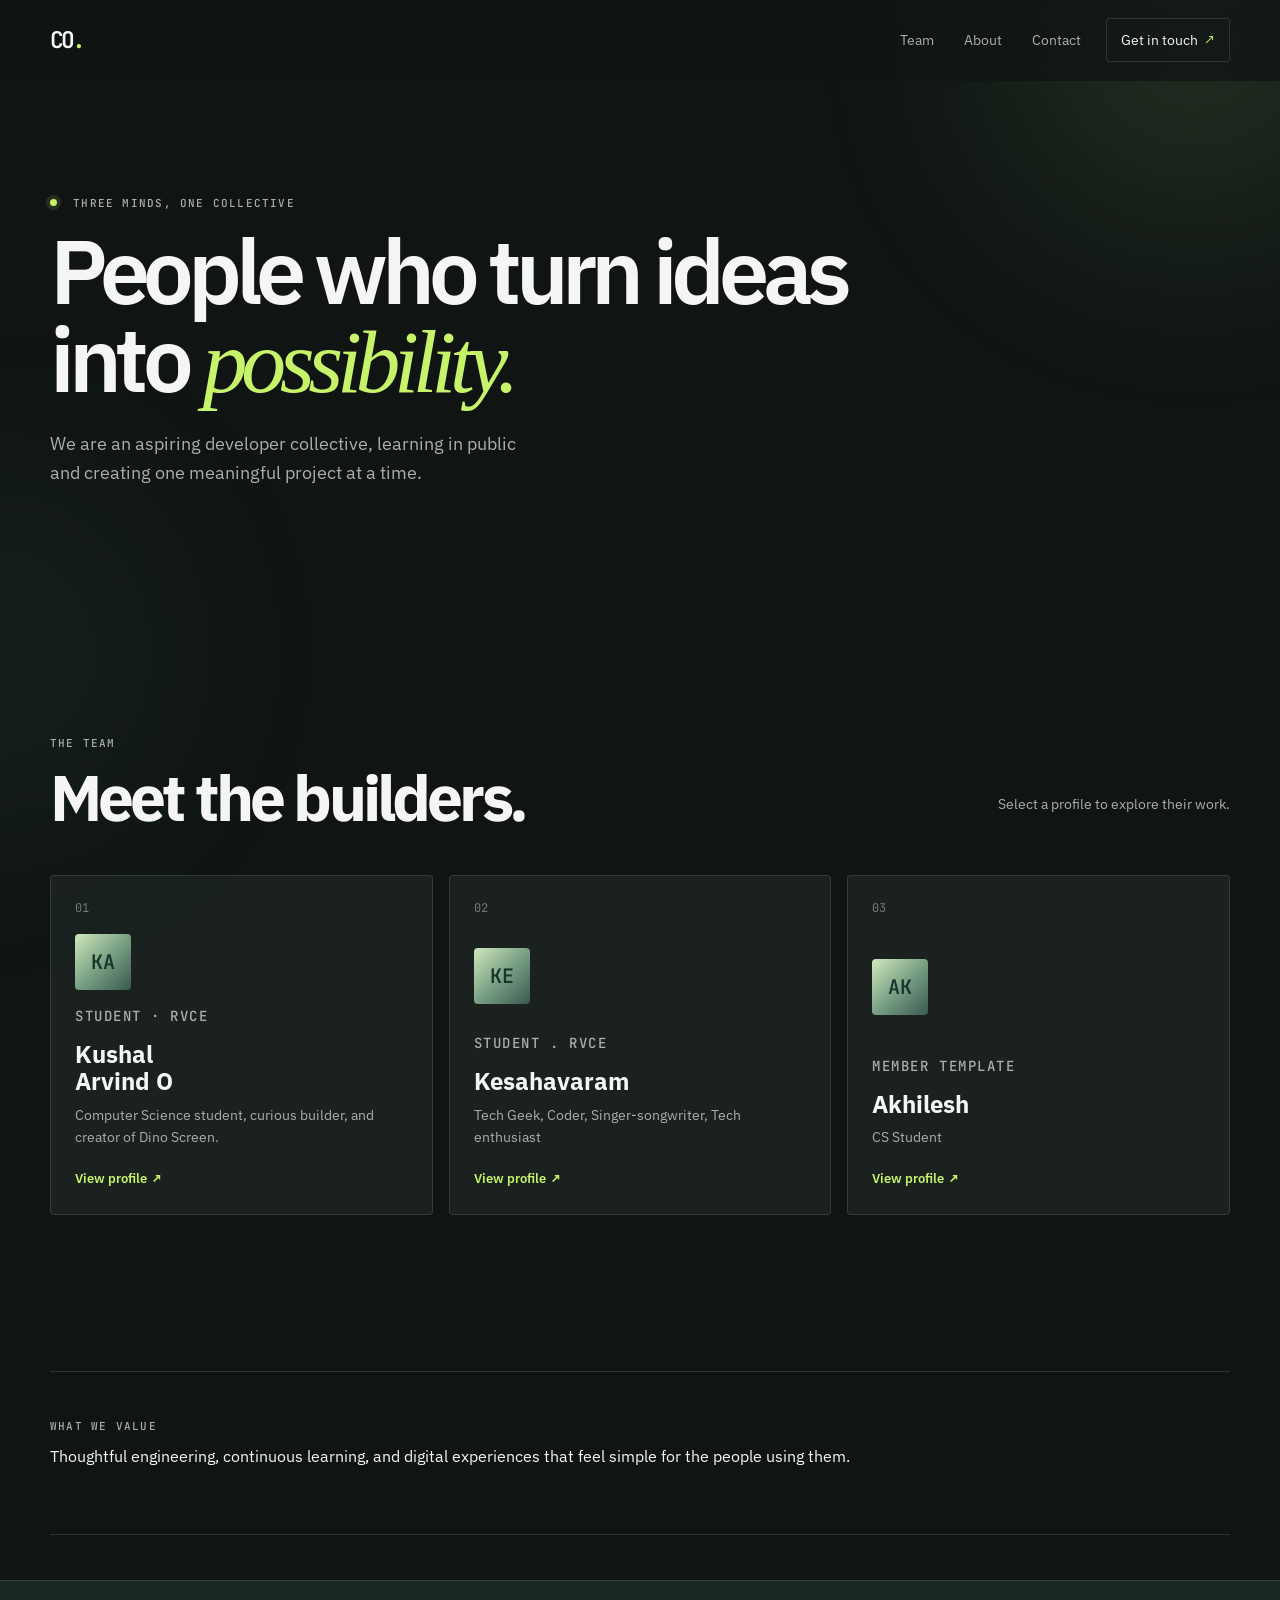
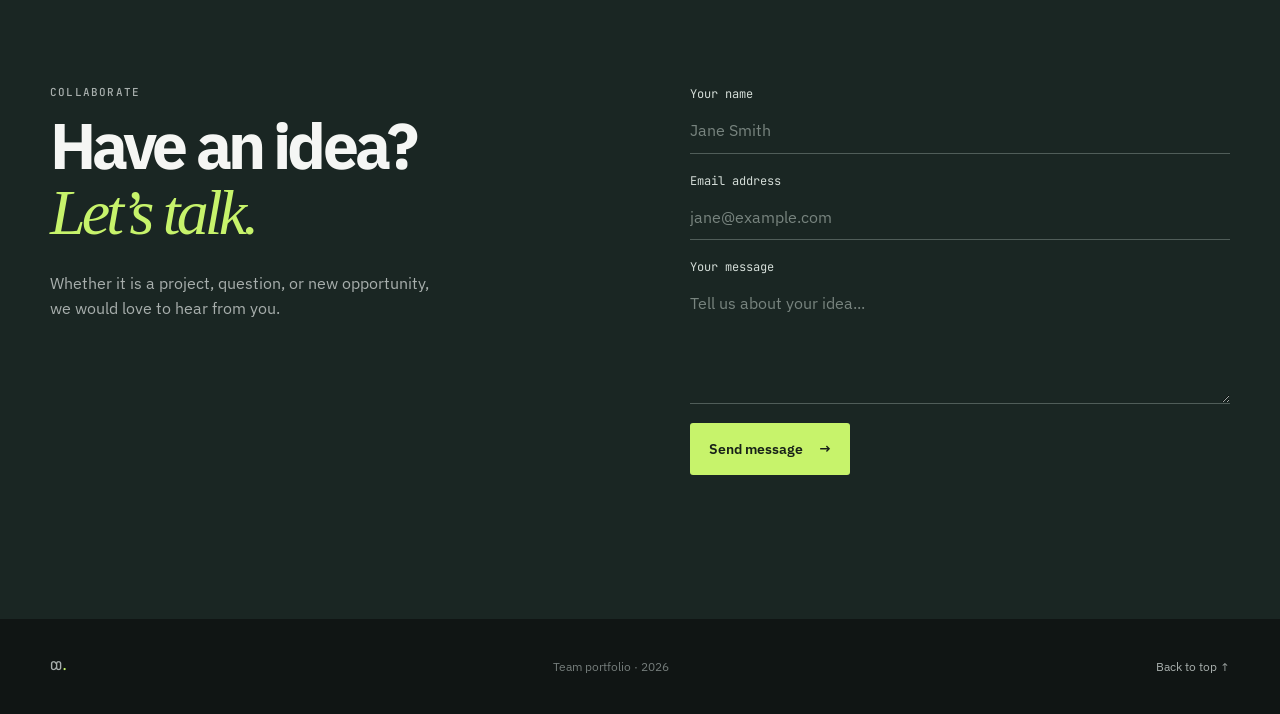
<file: index.html>
<!DOCTYPE html>
<html lang="en"><head><meta charset="UTF-8" /><meta name="viewport" content="width=device-width, initial-scale=1.0" /><meta name="description" content="Meet the team behind the work." /><title>Collective — Team Portfolio</title><link rel="preconnect" href="https://fonts.googleapis.com" /><link rel="preconnect" href="https://fonts.gstatic.com" crossorigin /><link href="https://fonts.googleapis.com/css2?family=IBM+Plex+Sans:wght@400;500;600;700&family=JetBrains+Mono:wght@400;500;600&display=swap" rel="stylesheet" /><link rel="stylesheet" href="style.css" /></head>
<body><div class="ambient ambient-one" aria-hidden="true"></div><div class="ambient ambient-two" aria-hidden="true"></div>
  <!-- Team site header -->
  <header class="site-header"><nav class="nav container" aria-label="Main navigation"><a class="brand" href="index.html" aria-label="Collective home">CO<span>.</span></a><button class="menu-toggle" aria-label="Open navigation menu" aria-expanded="false" aria-controls="nav-links"><span></span><span></span></button><div class="nav-links" id="nav-links"><a href="#team">Team</a><a href="#about">About</a><a href="#contact">Contact</a></div><a class="nav-cta" href="#contact">Get in touch <span aria-hidden="true">↗</span></a></nav></header>
  <main><section class="team-hero container section"><p class="eyebrow reveal"><span class="status-dot"></span> Three minds, one collective</p><h1 class="reveal">People who turn ideas<br />into <em>possibility.</em></h1><p class="hero-intro reveal">We are an aspiring developer collective, learning in public and creating one meaningful project at a time.</p></section>
    <!-- Member directory: Kushal links to the complete profile; remaining cards are templates. -->
    <section class="container section team-directory" id="team" aria-labelledby="team-title"><div class="section-heading reveal"><div><p class="eyebrow">The team</p><h2 id="team-title">Meet the builders.</h2></div><p class="directory-note">Select a profile to explore their work.</p></div><div class="member-grid">
      <a class="member-card member-kushal reveal" href="kushal.html" aria-label="Open Kushal Arvind O portfolio"><div class="member-index">01</div><div class="member-avatar">KA</div><div class="member-content"><p class="project-type">Student · RVCE</p><h3>Kushal<br />Arvind O</h3><p>Computer Science student, curious builder, and creator of Dino Screen.</p><span class="member-link">View profile <b aria-hidden="true">↗</b></span></div></a>
      <a class="member-card member-template reveal" href="Keshavaram C N _ Portfolio.html" aria-label="Kesahavaram profile template"><div class="member-index">02</div><div class="member-avatar">KE</div><div class="member-content"><p class="project-type">Student . RVCE</p><h3>Kesahavaram</h3><p>Tech Geek, Coder, Singer-songwriter, Tech enthusiast </p><span class="member-link">View profile <b aria-hidden="true">↗</b></span></div></a>
      <a class="member-card member-template reveal" href="akhilesh.html" aria-label="Akhilesh profile template"><div class="member-index">03</div><div class="member-avatar">AK</div><div class="member-content"><p class="project-type">Member template</p><h3>Akhilesh</h3><p>CS Student</p><span class="member-link">View profile <b aria-hidden="true">↗</b></span></div></a>
    </div></section>
    <section class="container about-band reveal" id="about"><p class="section-label">What we value</p><p>Thoughtful engineering, continuous learning, and digital experiences that feel simple for the people using them.</p></section>
    <section class="contact-section" id="contact"><div class="container contact-grid"><div class="reveal"><p class="eyebrow">Collaborate</p><h2>Have an idea?<br /><em>Let’s talk.</em></h2><p class="contact-copy">Whether it is a project, question, or new opportunity, we would love to hear from you.</p></div><form class="contact-form reveal" id="contact-form" novalidate><div class="field"><label for="name">Your name</label><input id="name" name="name" type="text" placeholder="Jane Smith" required /></div><div class="field"><label for="email">Email address</label><input id="email" name="email" type="email" placeholder="jane@example.com" required /></div><div class="field"><label for="message">Your message</label><textarea id="message" name="message" rows="4" placeholder="Tell us about your idea..." required></textarea></div><button class="button button-primary" type="submit">Send message <span aria-hidden="true">→</span></button><p class="form-message" id="form-message" aria-live="polite"></p></form></div></section>
  </main><footer class="footer container"><a class="brand" href="index.html">CO<span>.</span></a><p>Team portfolio · 2026</p><a href="#top">Back to top ↑</a></footer><script src="script.js"></script></body></html>
</file>
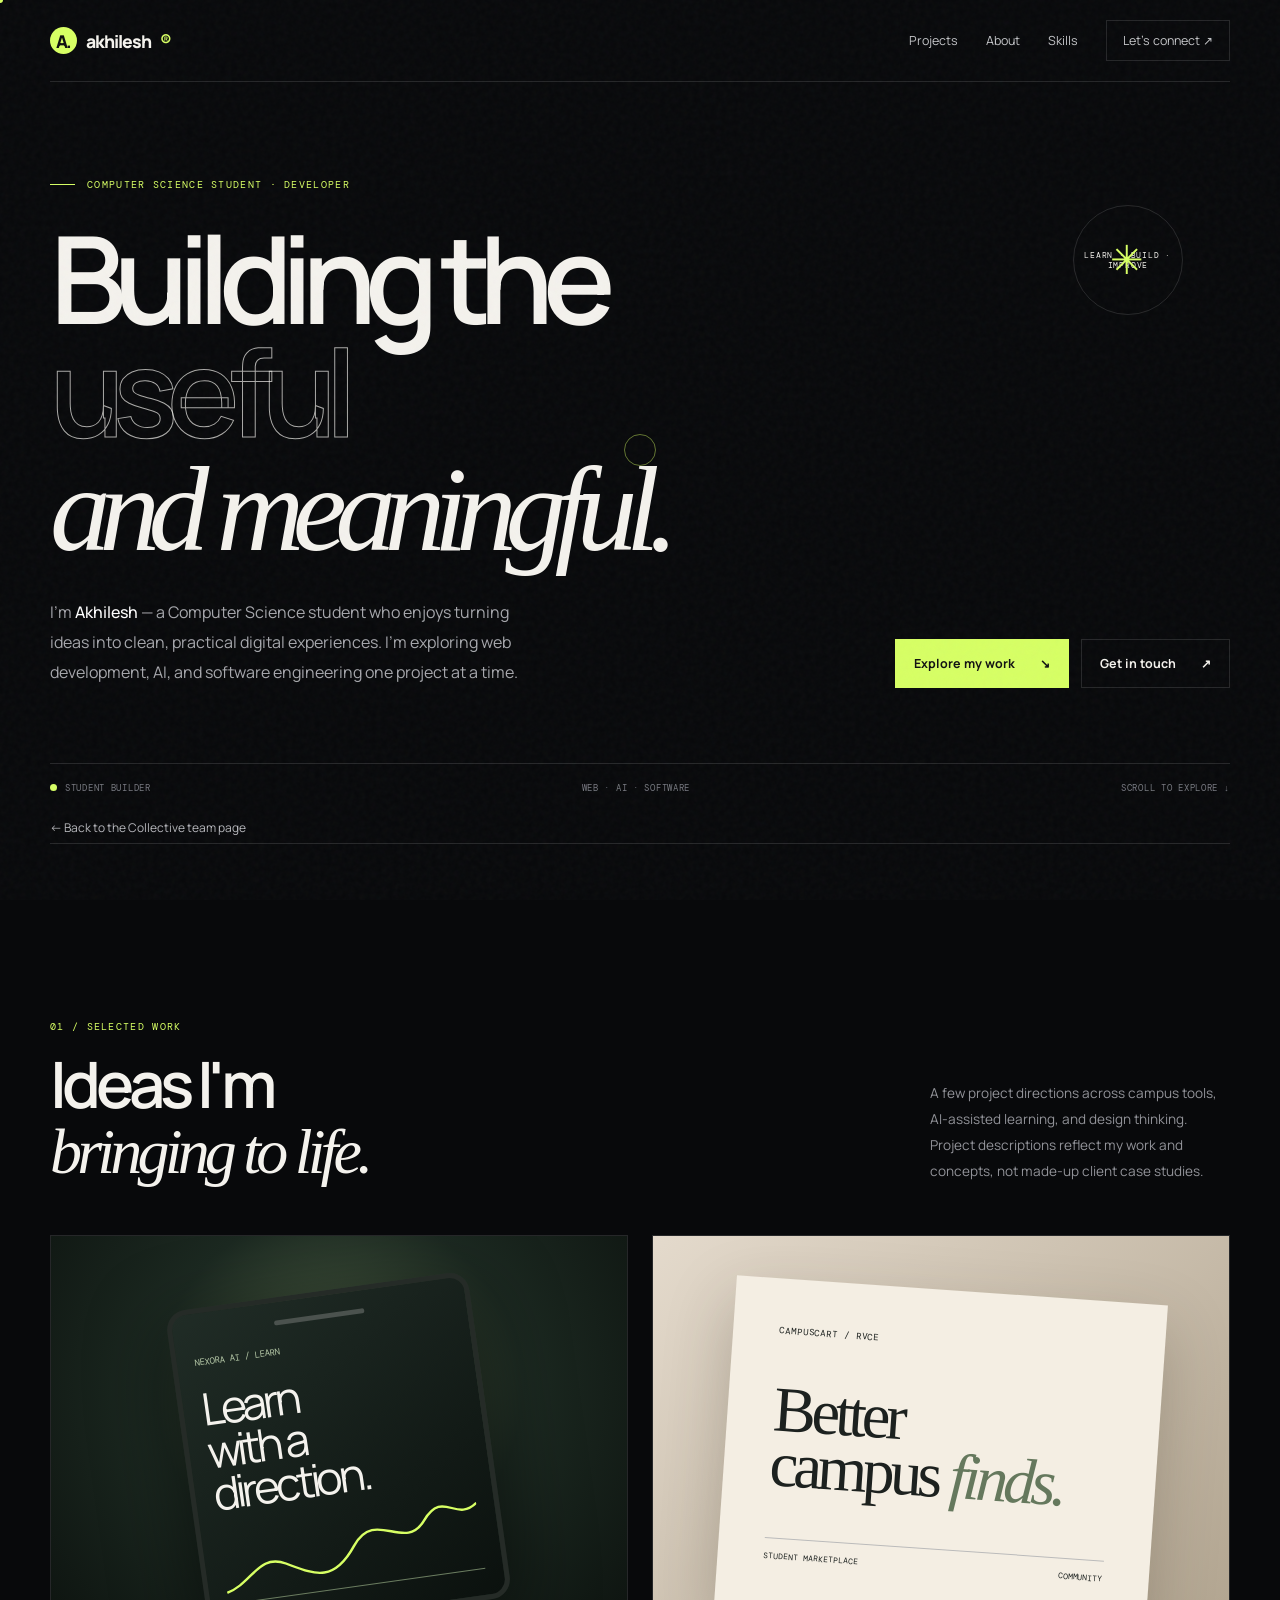
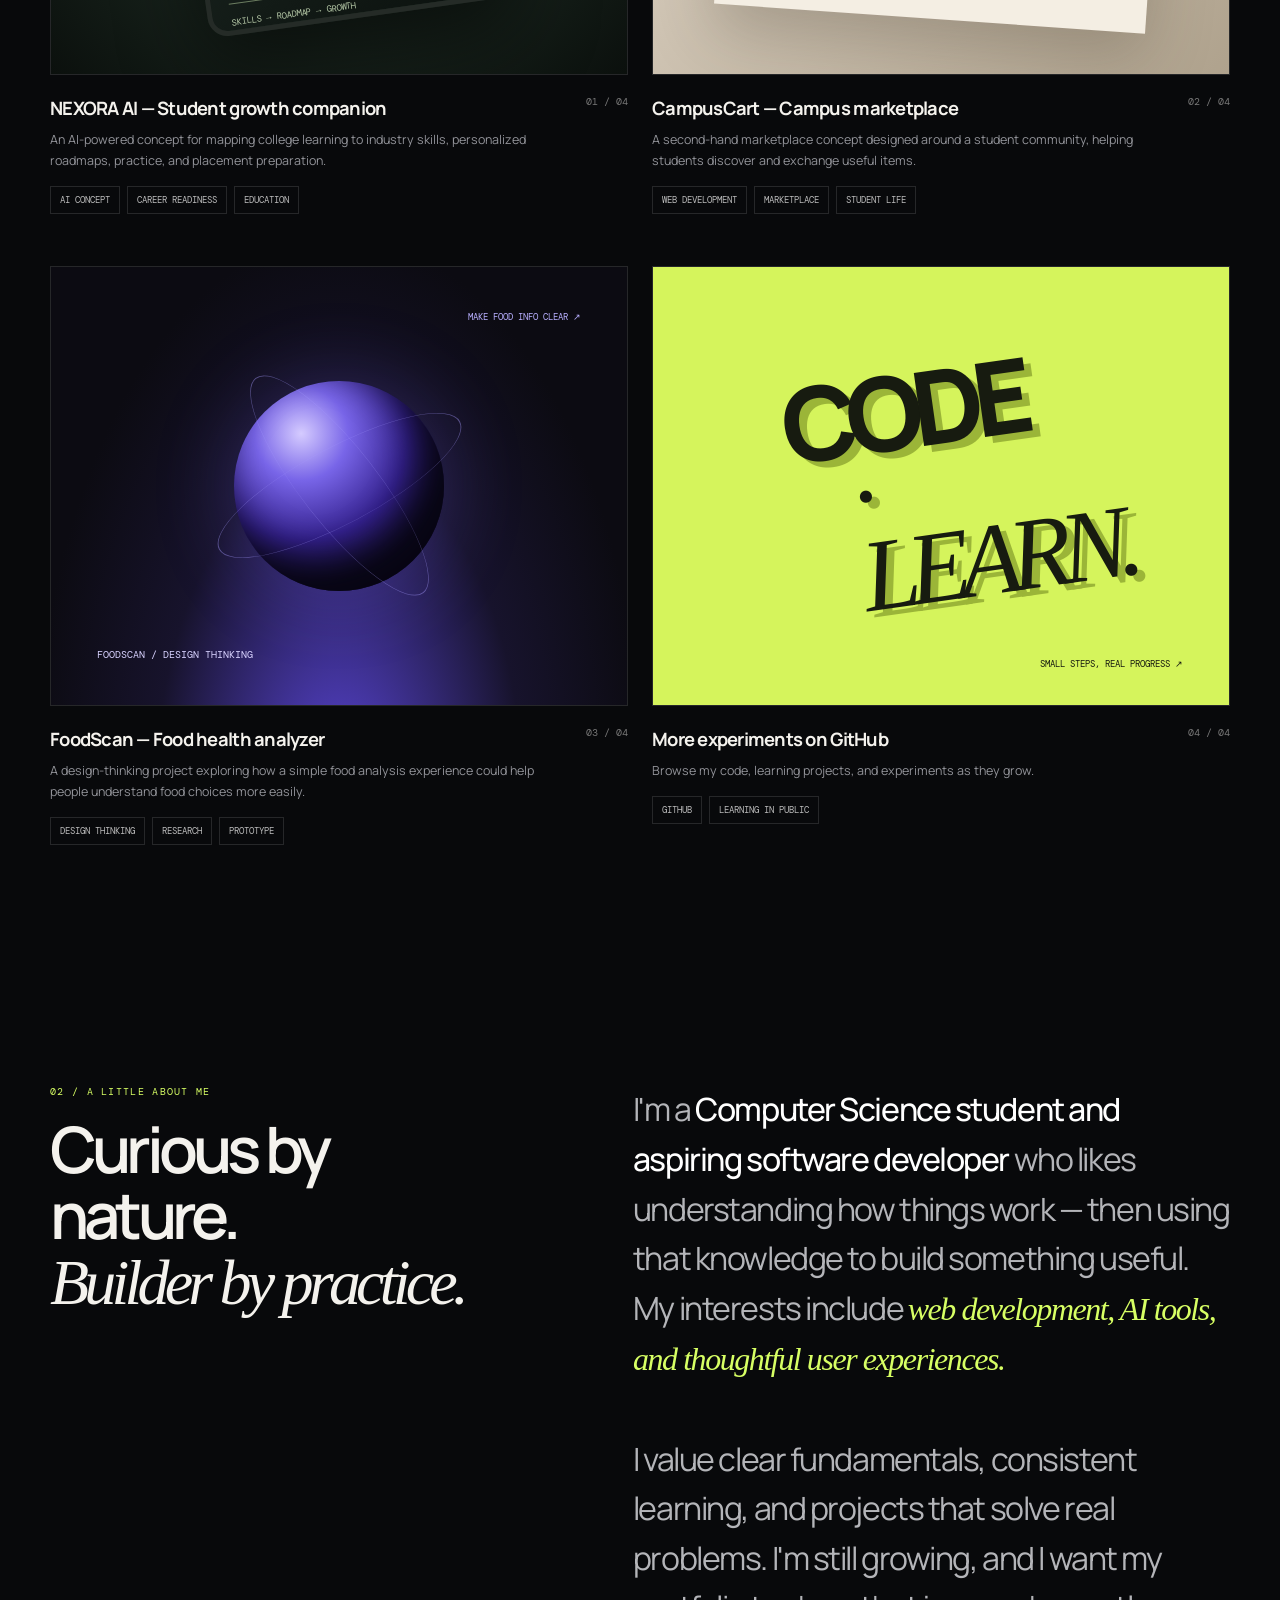
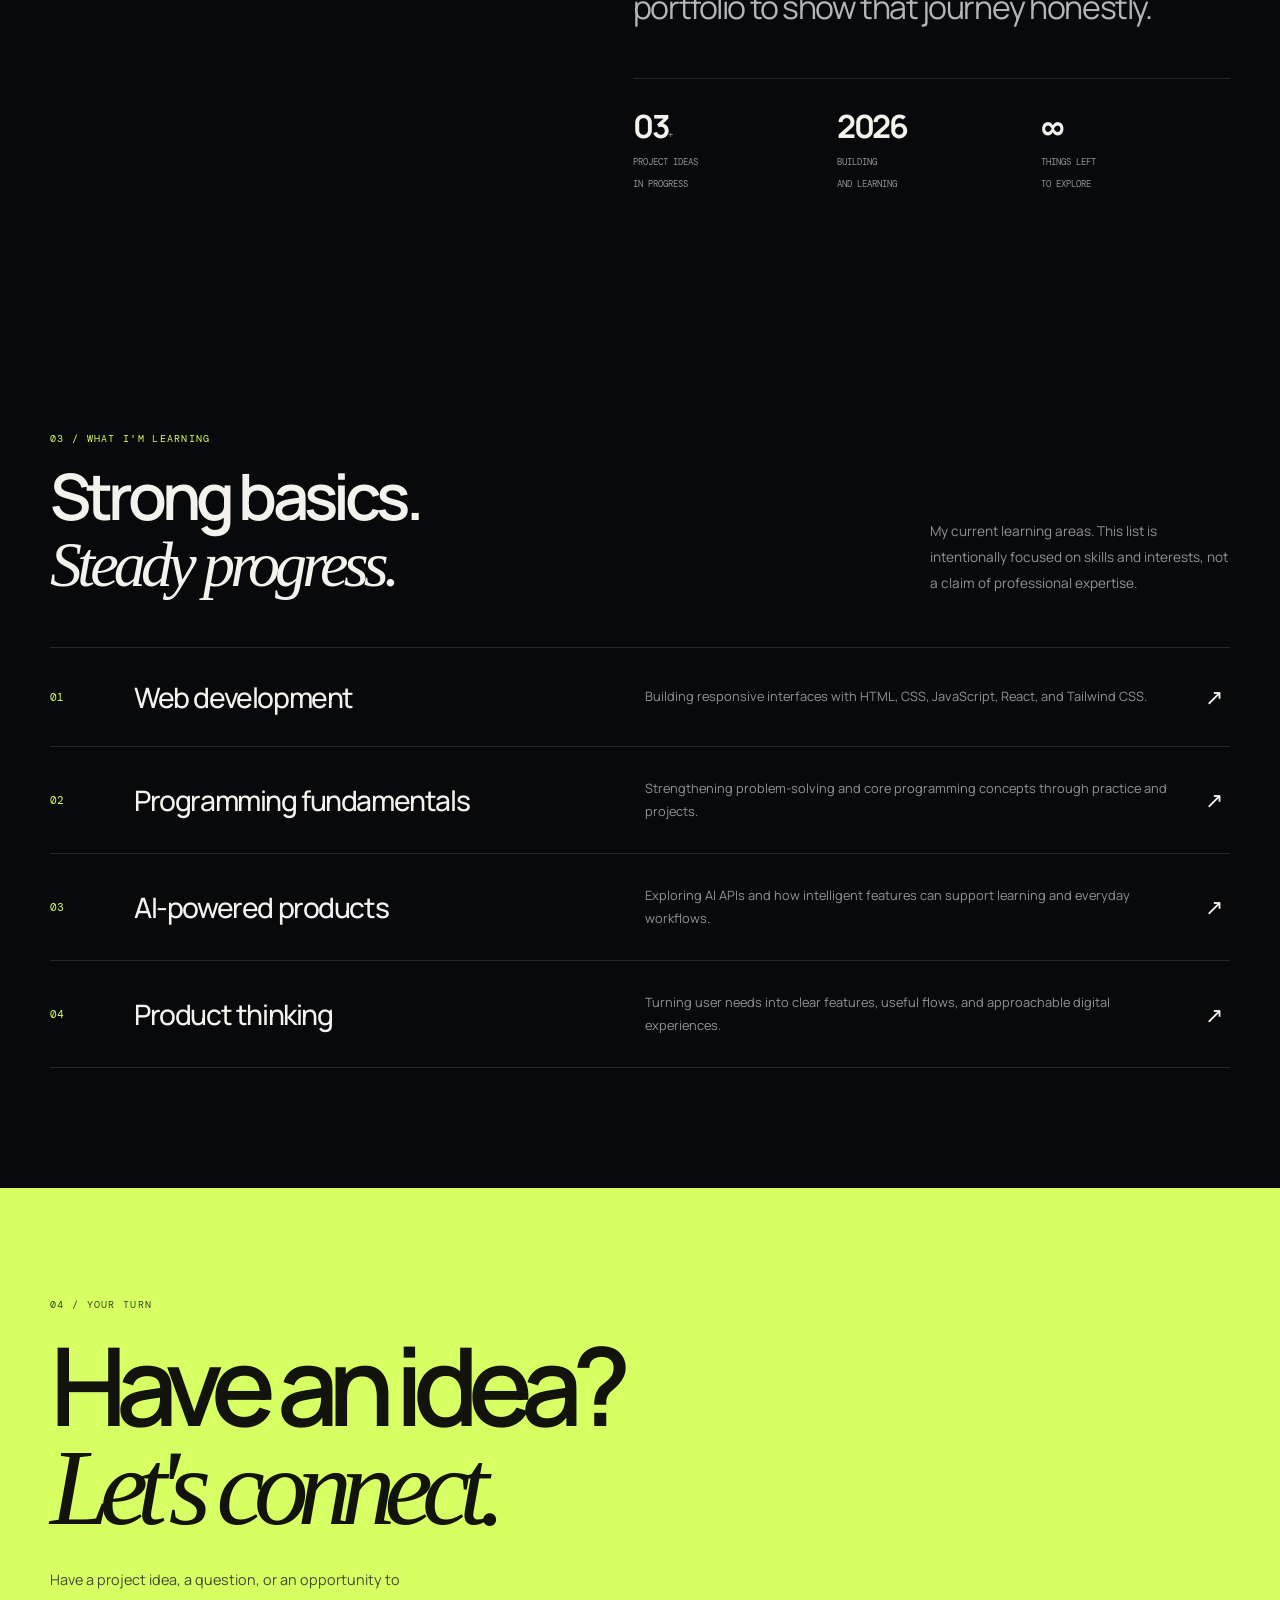
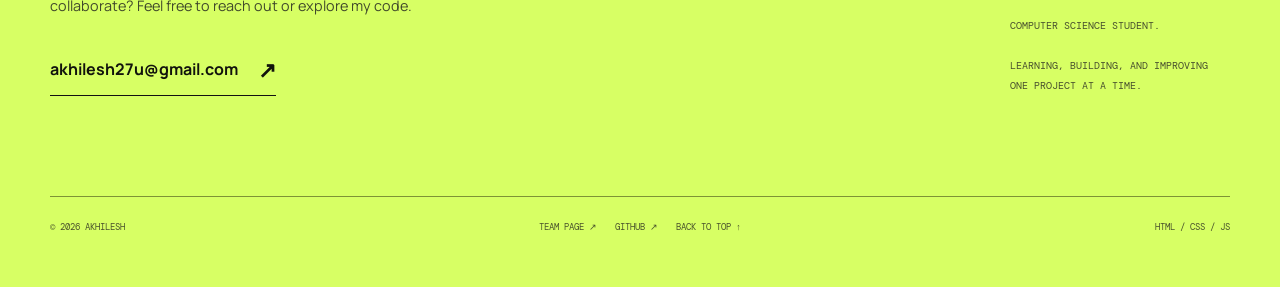
<file: akhilesh.html>
<!DOCTYPE html>
<html lang="en">
<head>
<meta charset="UTF-8">
<meta name="viewport" content="width=device-width, initial-scale=1.0">
<meta name="theme-color" content="#08090b">
<meta name="description" content="Akhilesh — Computer Science student and developer building useful digital experiences with web technologies and AI.">
<title>Akhilesh — Developer & Student Builder</title>
<link rel="preconnect" href="https://fonts.googleapis.com">
<link rel="preconnect" href="https://fonts.gstatic.com" crossorigin>
<link href="https://fonts.googleapis.com/css2?family=DM+Mono&family=Manrope:wght@400;500;600;700;800&display=swap" rel="stylesheet">
<style>
:root{--bg:#08090b;--panel:#111216;--text:#f4f2ed;--muted:#929399;--line:rgba(255,255,255,.12);--accent:#d7ff64;--font:'Manrope',sans-serif;--mono:'DM Mono',monospace}*{box-sizing:border-box;margin:0;padding:0}html{scroll-behavior:smooth;scroll-padding-top:90px}body{background:var(--bg);color:var(--text);font-family:var(--font);overflow-x:hidden}a{color:inherit;text-decoration:none}button{font:inherit}::selection{background:var(--accent);color:#111}.noise{position:fixed;inset:0;z-index:20;pointer-events:none;opacity:.035;background-image:url("data:image/svg+xml,%3Csvg viewBox='0 0 180 180' xmlns='http://www.w3.org/2000/svg'%3E%3Cfilter id='n'%3E%3CfeTurbulence type='fractalNoise' baseFrequency='.9' numOctaves='3' stitchTiles='stitch'/%3E%3C/filter%3E%3Crect width='100%25' height='100%25' fill='white' filter='url(%23n)'/%3E%3C/svg%3E")}.progress{position:fixed;top:0;left:0;width:0;height:2px;background:var(--accent);z-index:100}.cursor,.cursor-ring{position:fixed;left:0;top:0;border-radius:50%;pointer-events:none;z-index:101;transform:translate(-50%,-50%)}.cursor{width:6px;height:6px;background:var(--accent)}.cursor-ring{width:32px;height:32px;border:1px solid #d7ff6470;transition:width .25s,height .25s}.cursor-ring.hover{width:55px;height:55px}.wrap{width:min(1180px,calc(100% - 64px));margin:auto}nav{height:82px;display:flex;align-items:center;justify-content:space-between;border-bottom:1px solid var(--line);position:relative;z-index:30}.brand{font-size:1.1rem;font-weight:800;letter-spacing:-.06em;display:flex;align-items:center;gap:9px}.brand-mark{width:27px;height:27px;display:grid;place-items:center;border-radius:50%;background:var(--accent);color:#111}.accent{color:var(--accent)}.nav-links{display:flex;align-items:center;gap:28px;font-size:.78rem;color:#c4c5c8}.nav-links a{transition:color .25s}.nav-links a:hover{color:var(--accent)}.nav-cta{border:1px solid var(--line);padding:11px 16px}.menu-btn{display:none;color:white;border:0;background:transparent;font-size:1.6rem;cursor:pointer}.hero{min-height:calc(100svh - 82px);display:flex;flex-direction:column;justify-content:center;padding:95px 0 55px;position:relative}.eyebrow,.kicker{font:10px var(--mono);text-transform:uppercase;letter-spacing:.13em;color:var(--accent)}.eyebrow{display:flex;align-items:center;gap:12px}.eyebrow:before{content:"";width:25px;height:1px;background:var(--accent)}.hero h1{font-size:clamp(3.5rem,9.5vw,8.8rem);line-height:.93;letter-spacing:-.095em;font-weight:600;margin:30px 0}.outline{color:transparent;-webkit-text-stroke:1px #f4f2edb0}.serif{font-family:Georgia,serif;font-weight:400;font-style:italic}.hero-stamp{position:absolute;right:4%;top:15%;width:110px;height:110px;border:1px solid var(--line);border-radius:50%;display:grid;place-items:center;text-align:center;font:8px var(--mono);letter-spacing:.1em;animation:spin 24s linear infinite}.hero-stamp span{position:absolute;font-size:2.5rem;color:var(--accent)}@keyframes spin{to{transform:rotate(360deg)}}.hero-bottom{display:flex;align-items:flex-end;justify-content:space-between;gap:30px}.hero-copy{color:#a6a7ac;line-height:1.9;max-width:470px;font-size:1rem}.hero-copy strong{color:white;font-weight:500}.actions{display:flex;flex-wrap:wrap;gap:12px}.btn{display:inline-flex;align-items:center;justify-content:space-between;gap:25px;padding:15px 18px;border:1px solid var(--line);font-size:.78rem;font-weight:700;transition:.3s}.btn:hover{transform:translateY(-3px)}.btn-primary{background:var(--accent);color:#111;border-color:var(--accent)}.btn-primary:hover{background:#e8ffad}.hero-foot{display:flex;justify-content:space-between;gap:15px;margin-top:75px;padding-top:18px;border-top:1px solid var(--line);color:#777980;font:9px var(--mono);text-transform:uppercase;letter-spacing:.08em}.pulse{display:inline-block;width:7px;height:7px;background:var(--accent);border-radius:50%;margin-right:8px;animation:pulse 2s infinite}@keyframes pulse{50%{opacity:.3}}section{padding:120px 0}.section-head{display:flex;align-items:flex-end;justify-content:space-between;gap:30px;margin-bottom:50px}.kicker{margin-bottom:18px}.section-title{font-size:clamp(2.7rem,5vw,5rem);line-height:1.02;letter-spacing:-.075em;font-weight:600}.section-note{max-width:300px;font-size:.85rem;color:var(--muted);line-height:1.9}.projects{display:grid;grid-template-columns:1fr 1fr;gap:52px 24px}.project-visual{height:clamp(260px,36vw,440px);position:relative;overflow:hidden;border:1px solid var(--line);display:block}.project-art{position:absolute;inset:0;transition:transform .8s cubic-bezier(.2,.7,.2,1)}.project:hover .project-art{transform:scale(1.045)}.project-meta{display:flex;justify-content:space-between;gap:15px;padding-top:20px}.project-meta h3{font-size:1.15rem;letter-spacing:-.04em;margin-bottom:8px}.project-meta p{font-size:.78rem;color:var(--muted);line-height:1.7}.project-index{font:10px var(--mono);color:#777;white-space:nowrap}.tags{display:flex;flex-wrap:wrap;gap:7px;margin-top:15px}.tag{font:9px var(--mono);color:#bbb;border:1px solid var(--line);padding:7px 9px;text-transform:uppercase}.art-one{background:radial-gradient(ellipse at 50% 35%,#566b4b,#1c2921 45%,#0b100d);display:grid;place-items:center}.device{width:53%;height:75%;border:5px solid #252b27;border-radius:20px;background:linear-gradient(145deg,#202c26,#0b110e);box-shadow:0 25px 80px #0009;transform:rotate(-8deg);padding:18px}.device:before{content:"";display:block;width:35%;height:5px;border-radius:9px;background:#4b524e;margin:0 auto 20px}.screen-label{font:9px var(--mono);color:#b5c8a7}.screen-big{font-size:clamp(1.5rem,3.5vw,3.3rem);letter-spacing:-.09em;line-height:.95;margin:20px 0}.screen-chart{height:25%;border-bottom:1px solid #6b7d60;margin-top:20px}.screen-chart svg{width:100%;height:100%}.art-two{background:linear-gradient(135deg,#e4dacc,#afa28d);display:grid;place-items:center}.editorial{width:75%;height:75%;background:#f4eee3;color:#1c211f;padding:8%;display:flex;flex-direction:column;justify-content:space-between;transform:rotate(4deg);transition:transform .6s;box-shadow:0 25px 65px #332b2040}.project:hover .editorial{transform:rotate(0)}.editorial .tiny{font:9px var(--mono);letter-spacing:.1em}.editorial h3{font:clamp(2.3rem,5vw,5rem)/.85 Georgia,serif;letter-spacing:-.07em}.editorial h3 i{color:#65785d}.editorial-foot{display:flex;justify-content:space-between;gap:10px;font:8px var(--mono);border-top:1px solid #bbb;padding-top:12px}.art-three{background:radial-gradient(ellipse at 50% 120%,#5945d6,#17132c 45%,#0c0b12 75%);display:grid;place-items:center}.orb{width:210px;max-width:55%;aspect-ratio:1;border-radius:50%;background:radial-gradient(circle at 32% 25%,#d5cbff,#7865e8 22%,#34218e 50%,#110c2c 72%);box-shadow:inset -20px -25px 40px #070512,0 0 80px #7d68ff40;position:relative;animation:float 6s ease-in-out infinite}.orb:before,.orb:after{content:"";position:absolute;inset:-15%;border:1px solid #a79bff70;border-radius:50%;transform:rotate(-28deg) scaleY(.28)}.orb:after{transform:rotate(52deg) scaleY(.28)}@keyframes float{50%{transform:translateY(-12px)}}.art-four{background:#d5f45c;display:grid;place-items:center;color:#171b10}.type-poster{font-size:clamp(3rem,8vw,8rem);font-weight:800;line-height:.78;letter-spacing:-.11em;transform:rotate(-8deg);text-shadow:7px 7px 0 #9bb538}.type-poster span{display:block;font-family:Georgia,serif;font-style:italic;font-weight:400;margin-left:20%}.about-grid{display:grid;grid-template-columns:.85fr 1.15fr;gap:12%;align-items:start}.about-aside{position:sticky;top:120px}.about-copy{font-size:clamp(1.35rem,2.5vw,2.3rem);line-height:1.55;letter-spacing:-.045em;color:#b4b5b9}.about-copy strong{color:white;font-weight:500}.about-copy em{color:var(--accent);font-family:Georgia,serif}.stats{display:grid;grid-template-columns:repeat(3,1fr);gap:15px;margin-top:45px;padding-top:25px;border-top:1px solid var(--line)}.stat strong{font-size:2rem;letter-spacing:-.07em;display:block}.stat span{font:9px/1.8 var(--mono);text-transform:uppercase;color:var(--muted)}.services{border-top:1px solid var(--line)}.service-row{display:grid;grid-template-columns:60px 1fr 1.1fr 25px;gap:24px;align-items:center;padding:30px 0;border-bottom:1px solid var(--line);transition:padding .3s}.service-row:hover{padding-left:12px;padding-right:12px}.service-no{font:11px var(--mono);color:var(--accent)}.service-row h3{font-size:clamp(1.2rem,2.2vw,1.8rem);letter-spacing:-.05em;font-weight:500}.service-row p{font-size:.8rem;color:var(--muted);line-height:1.8}.service-arrow{font-size:1.4rem;transition:.25s}.service-row:hover .service-arrow{color:var(--accent);transform:translate(4px,-4px)}.contact{padding:110px 0 30px;background:var(--accent);color:#11130c}.contact .kicker{color:#39451f}.contact-layout{display:flex;justify-content:space-between;align-items:flex-end;gap:35px}.contact h2{font-size:clamp(3.3rem,8.5vw,8rem);line-height:.9;letter-spacing:-.1em;font-weight:600;margin:25px 0 30px}.contact h2 em{font-family:Georgia,serif;font-weight:400}.contact-desc{max-width:390px;font-size:.9rem;line-height:1.8;color:#414a2b;margin-bottom:35px}.contact-link{display:inline-flex;align-items:center;gap:20px;font-weight:700;border-bottom:1px solid #111;padding-bottom:10px;overflow-wrap:anywhere}.contact-link span{font-size:1.4rem;transition:transform .25s}.contact-link:hover span{transform:translate(5px,-5px)}.contact-side{max-width:220px;font:10px/2 var(--mono);color:#48502e;text-transform:uppercase}.footer{display:flex;justify-content:space-between;align-items:center;flex-wrap:wrap;gap:18px;border-top:1px solid #7e9335;padding:24px 0;margin-top:100px;font:9px var(--mono);text-transform:uppercase;color:#4a542c}.footer-links{display:flex;gap:18px}.footer a:hover{color:#000}.reveal{opacity:0;transform:translateY(28px);transition:opacity .8s ease,transform .8s cubic-bezier(.2,.7,.2,1)}.reveal.visible{opacity:1;transform:translateY(0)}.delay-1{transition-delay:.12s}.delay-2{transition-delay:.24s}.back-team{display:inline-flex;gap:8px;align-items:center;color:#b6b7bc;font-size:.75rem;border-bottom:1px solid var(--line);padding-bottom:7px;margin-top:25px}.back-team:hover{color:var(--accent)}
@media(max-width:760px){body{cursor:auto}.cursor,.cursor-ring{display:none}.wrap{width:calc(100% - 38px)}nav{height:70px}.menu-btn{display:block}.nav-links{display:none;position:absolute;top:69px;left:-19px;right:-19px;padding:25px 20px;background:#101114;border-bottom:1px solid var(--line);flex-direction:column;align-items:stretch;gap:23px}.nav-links.open{display:flex}.nav-cta{display:none}.hero{min-height:auto;padding:95px 0 40px}.hero h1{font-size:clamp(3.5rem,14.5vw,6.5rem);margin:25px 0}.hero-stamp{width:70px;height:70px;top:30px;right:0;font-size:6px}.hero-stamp span{font-size:1.6rem}.hero-bottom{flex-direction:column;align-items:flex-start}.hero-foot{margin-top:55px;font-size:8px;flex-wrap:wrap}section{padding:82px 0}.section-head{align-items:flex-start;flex-direction:column;margin-bottom:35px}.projects{grid-template-columns:1fr;gap:38px}.project-visual{height:330px}.about-grid{grid-template-columns:1fr;gap:35px}.about-aside{position:static}.stats{gap:8px}.stat strong{font-size:1.6rem}.stat span{font-size:8px}.service-row{grid-template-columns:28px 1fr 20px;gap:13px;padding:24px 0}.service-row p{grid-column:2;grid-row:2}.service-arrow{grid-column:3;grid-row:1}.contact{padding-top:80px}.contact-layout{display:block}.contact-side{margin-top:45px}.footer{margin-top:65px}.hero-foot span{font-size:8px}}
@media(prefers-reduced-motion:reduce){*,*::before,*::after{animation-duration:.01ms!important;animation-iteration-count:1!important;scroll-behavior:auto!important;transition-duration:.01ms!important}.reveal{opacity:1;transform:none}.cursor,.cursor-ring{display:none}}
</style>
</head>
<body>
<div class="noise" aria-hidden="true"></div>
<div class="progress" id="progress"></div>
<div class="cursor" id="cursor"></div>
<div class="cursor-ring" id="cursorRing"></div>

<div class="wrap">
<nav aria-label="Main navigation">
  <a class="brand" href="index.html"><span class="brand-mark">A.</span> akhilesh<span class="accent">®</span></a>
  <button class="menu-btn" id="menuBtn" type="button" aria-label="Toggle navigation" aria-expanded="false">☰</button>
  <div class="nav-links" id="navLinks">
    <a href="#work">Projects</a>
    <a href="#about">About</a>
    <a href="#services">Skills</a>
    <a href="#contact" class="nav-cta">Let's connect ↗</a>
  </div>
</nav>

<main>
<section class="hero" id="home">
  <div class="hero-stamp" aria-hidden="true">LEARN · BUILD · IMPROVE <span>✳</span></div>
  <div class="eyebrow reveal">Computer Science student · Developer</div>
  <h1 class="reveal delay-1">Building the<br><span class="outline">useful</span><br><span class="serif">and meaningful.</span></h1>
  <div class="hero-bottom reveal delay-2">
    <p class="hero-copy">I'm <strong>Akhilesh</strong> — a Computer Science student who enjoys turning ideas into clean, practical digital experiences. I'm exploring web development, AI, and software engineering one project at a time.</p>
    <div class="actions">
      <a href="#work" class="btn btn-primary magnetic">Explore my work <span>↘</span></a>
      <a href="#contact" class="btn magnetic">Get in touch <span>↗</span></a>
    </div>
  </div>
  <div class="hero-foot"><span><i class="pulse"></i>Student builder</span><span>Web · AI · Software</span><span>Scroll to explore ↓</span></div>
  <a class="back-team" href="index.html">← Back to the Collective team page</a>
</section>

<section id="work">
  <div class="section-head reveal">
    <div><div class="kicker">01 / Selected work</div><h2 class="section-title">Ideas I'm<br><em class="serif">bringing to life.</em></h2></div>
    <p class="section-note">A few project directions across campus tools, AI-assisted learning, and design thinking. Project descriptions reflect my work and concepts, not made-up client case studies.</p>
  </div>
  <div class="projects">
    <article class="project reveal">
      <a href="#contact" class="project-visual" aria-label="NEXORA AI project details">
        <div class="project-art art-one"><div class="device"><div class="screen-label">NEXORA AI / LEARN</div><div class="screen-big">Learn<br>with a<br>direction.</div><div class="screen-chart"><svg viewBox="0 0 200 60" preserveAspectRatio="none"><path d="M0 50 C20 45 28 20 48 32 S82 55 102 25 S140 37 158 12 S182 18 200 3" fill="none" stroke="#d7ff64" stroke-width="2"/></svg></div><div class="screen-label" style="margin-top:12px">SKILLS → ROADMAP → GROWTH</div></div></div>
      </a>
      <div class="project-meta"><div><h3>NEXORA AI — Student growth companion</h3><p>An AI-powered concept for mapping college learning to industry skills, personalized roadmaps, practice, and placement preparation.</p><div class="tags"><span class="tag">AI concept</span><span class="tag">Career readiness</span><span class="tag">Education</span></div></div><span class="project-index">01 / 04</span></div>
    </article>

    <article class="project reveal delay-1">
      <a href="#contact" class="project-visual" aria-label="CampusCart project details"><div class="project-art art-two"><div class="editorial"><div class="tiny">CAMPUSCART / RVCE</div><h3>Better<br>campus <i>finds.</i></h3><div class="editorial-foot"><span>STUDENT MARKETPLACE</span><span>COMMUNITY</span></div></div></div></a>
      <div class="project-meta"><div><h3>CampusCart — Campus marketplace</h3><p>A second-hand marketplace concept designed around a student community, helping students discover and exchange useful items.</p><div class="tags"><span class="tag">Web development</span><span class="tag">Marketplace</span><span class="tag">Student life</span></div></div><span class="project-index">02 / 04</span></div>
    </article>

    <article class="project reveal">
      <a href="#contact" class="project-visual" aria-label="FoodScan project details"><div class="project-art art-three"><div class="orb"></div><div style="position:absolute;bottom:10%;left:8%;font:10px var(--mono);color:#d8d2ff">FOODSCAN / DESIGN THINKING</div><div style="position:absolute;right:8%;top:10%;font:9px var(--mono);color:#b8afff">MAKE FOOD INFO CLEAR ↗</div></div></a>
      <div class="project-meta"><div><h3>FoodScan — Food health analyzer</h3><p>A design-thinking project exploring how a simple food analysis experience could help people understand food choices more easily.</p><div class="tags"><span class="tag">Design thinking</span><span class="tag">Research</span><span class="tag">Prototype</span></div></div><span class="project-index">03 / 04</span></div>
    </article>

    <article class="project reveal delay-1">
      <a href="https://github.com/Akhilesh-77" target="_blank" rel="noreferrer" class="project-visual" aria-label="Open Akhilesh's GitHub profile"><div class="project-art art-four"><div class="type-poster">CODE<span>· LEARN.</span></div><div style="position:absolute;bottom:8%;right:8%;font:9px var(--mono)">SMALL STEPS, REAL PROGRESS ↗</div></div></a>
      <div class="project-meta"><div><h3>More experiments on GitHub</h3><p>Browse my code, learning projects, and experiments as they grow.</p><div class="tags"><span class="tag">GitHub</span><span class="tag">Learning in public</span></div></div><span class="project-index">04 / 04</span></div>
    </article>
  </div>
</section>

<section id="about">
  <div class="about-grid">
    <div class="about-aside reveal"><div class="kicker">02 / A little about me</div><h2 class="section-title">Curious by nature.<br><em class="serif">Builder by practice.</em></h2></div>
    <div class="reveal delay-1">
      <p class="about-copy">I'm a <strong>Computer Science student and aspiring software developer</strong> who likes understanding how things work — then using that knowledge to build something useful. My interests include <em>web development, AI tools, and thoughtful user experiences.</em><br><br>I value clear fundamentals, consistent learning, and projects that solve real problems. I'm still growing, and I want my portfolio to show that journey honestly.</p>
      <div class="stats">
        <div class="stat"><strong>03<span class="accent">+</span></strong><span>Project ideas<br>in progress</span></div>
        <div class="stat"><strong>2026</strong><span>Building<br>and learning</span></div>
        <div class="stat"><strong>∞</strong><span>Things left<br>to explore</span></div>
      </div>
    </div>
  </div>
</section>

<section id="services">
  <div class="section-head reveal"><div><div class="kicker">03 / What I'm learning</div><h2 class="section-title">Strong basics.<br><em class="serif">Steady progress.</em></h2></div><p class="section-note">My current learning areas. This list is intentionally focused on skills and interests, not a claim of professional expertise.</p></div>
  <div class="services">
    <div class="service-row reveal"><span class="service-no">01</span><h3>Web development</h3><p>Building responsive interfaces with HTML, CSS, JavaScript, React, and Tailwind CSS.</p><span class="service-arrow">↗</span></div>
    <div class="service-row reveal"><span class="service-no">02</span><h3>Programming fundamentals</h3><p>Strengthening problem-solving and core programming concepts through practice and projects.</p><span class="service-arrow">↗</span></div>
    <div class="service-row reveal"><span class="service-no">03</span><h3>AI-powered products</h3><p>Exploring AI APIs and how intelligent features can support learning and everyday workflows.</p><span class="service-arrow">↗</span></div>
    <div class="service-row reveal"><span class="service-no">04</span><h3>Product thinking</h3><p>Turning user needs into clear features, useful flows, and approachable digital experiences.</p><span class="service-arrow">↗</span></div>
  </div>
</section>
</main>
</div>

<footer class="contact" id="contact">
  <div class="wrap">
    <div class="contact-layout">
      <div><div class="kicker">04 / Your turn</div><h2>Have an idea?<br><em>Let's connect.</em></h2><p class="contact-desc">Have a project idea, a question, or an opportunity to collaborate? Feel free to reach out or explore my code.</p><a class="contact-link" href="mailto:akhilesh27u@gmail.com">akhilesh27u@gmail.com <span>↗</span></a></div>
      <div class="contact-side">Computer Science student.<br><br>Learning, building, and improving one project at a time.</div>
    </div>
    <div class="footer"><span>© <span id="year"></span> Akhilesh</span><div class="footer-links"><a href="index.html">Team page ↗</a><a href="https://github.com/Akhilesh-77" target="_blank" rel="noreferrer">GitHub ↗</a><a href="#home">Back to top ↑</a></div><span>HTML / CSS / JS</span></div>
  </div>
</footer>

<script>
document.getElementById('year').textContent = new Date().getFullYear();

const progress = document.getElementById('progress');
function updateProgress() {
  const max = document.documentElement.scrollHeight - innerHeight;
  progress.style.width = (max > 0 ? scrollY / max * 100 : 0) + '%';
}
addEventListener('scroll', updateProgress, { passive: true });
updateProgress();

const revealObserver = new IntersectionObserver(entries => {
  entries.forEach(entry => {
    if (entry.isIntersecting) {
      entry.target.classList.add('visible');
      revealObserver.unobserve(entry.target);
    }
  });
}, { threshold: .12, rootMargin: '0px 0px -30px 0px' });

document.querySelectorAll('.reveal').forEach(el => revealObserver.observe(el));

const cursor = document.getElementById('cursor');
const ring = document.getElementById('cursorRing');

if (matchMedia('(pointer: fine)').matches) {
  let mx = innerWidth / 2, my = innerHeight / 2, rx = mx, ry = my;

  addEventListener('mousemove', e => {
    mx = e.clientX;
    my = e.clientY;
    cursor.style.left = mx + 'px';
    cursor.style.top = my + 'px';
  });

  function animateCursor() {
    rx += (mx - rx) * .16;
    ry += (my - ry) * .16;
    ring.style.left = rx + 'px';
    ring.style.top = ry + 'px';
    requestAnimationFrame(animateCursor);
  }
  animateCursor();

  document.querySelectorAll('a,button').forEach(el => {
    el.addEventListener('mouseenter', () => ring.classList.add('hover'));
    el.addEventListener('mouseleave', () => ring.classList.remove('hover'));
  });
}

const menuBtn = document.getElementById('menuBtn');
const navLinks = document.getElementById('navLinks');

menuBtn.addEventListener('click', () => {
  const open = navLinks.classList.toggle('open');
  menuBtn.setAttribute('aria-expanded', String(open));
  menuBtn.textContent = open ? '×' : '☰';
});

document.querySelectorAll('#navLinks a').forEach(link => {
  link.addEventListener('click', () => {
    navLinks.classList.remove('open');
    menuBtn.setAttribute('aria-expanded', 'false');
    menuBtn.textContent = '☰';
  });
});

if (matchMedia('(pointer: fine)').matches) {
  document.querySelectorAll('.magnetic').forEach(el => {
    el.addEventListener('mousemove', e => {
      const r = el.getBoundingClientRect();
      const x = e.clientX - r.left - r.width / 2;
      const y = e.clientY - r.top - r.height / 2;
      el.style.transform = `translate(${x * .06}px,${y * .08}px)`;
    });
    el.addEventListener('mouseleave', () => el.style.transform = '');
  });
}
</script>
</body>
</html>
</file>
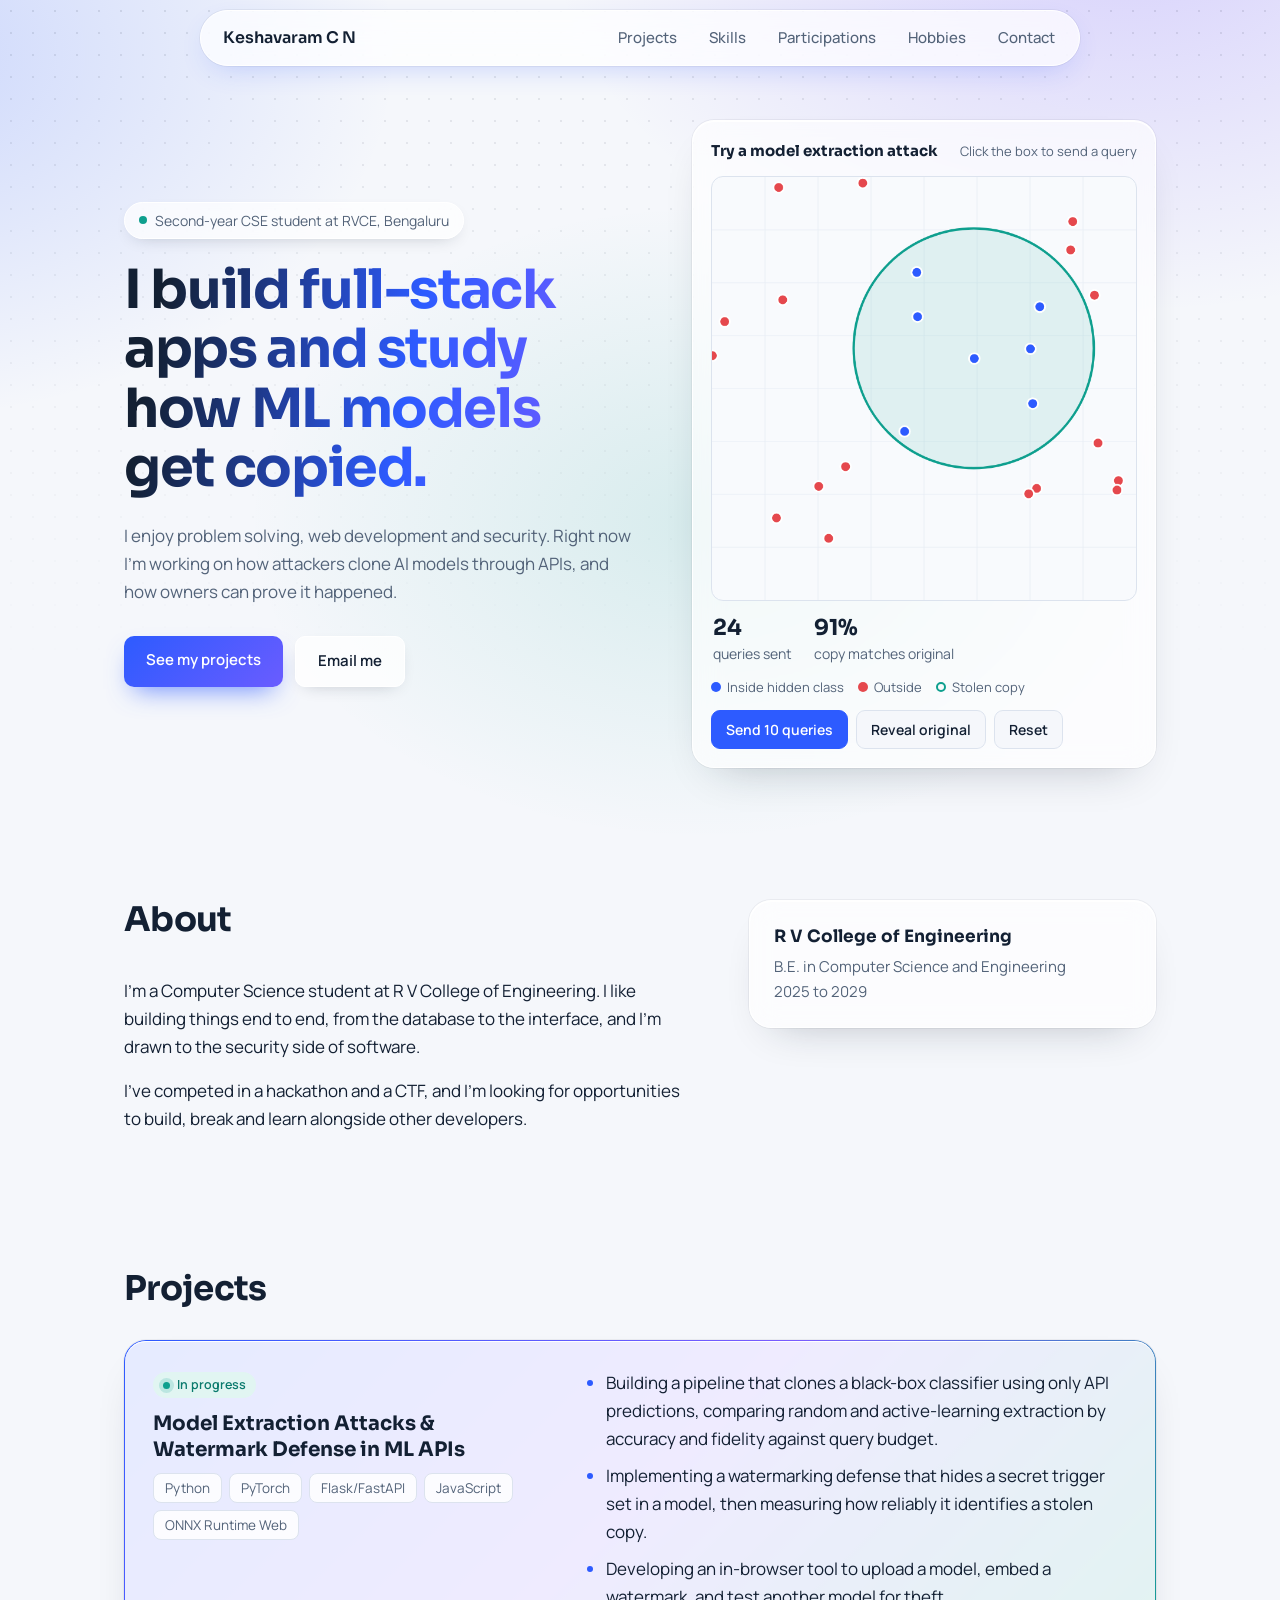
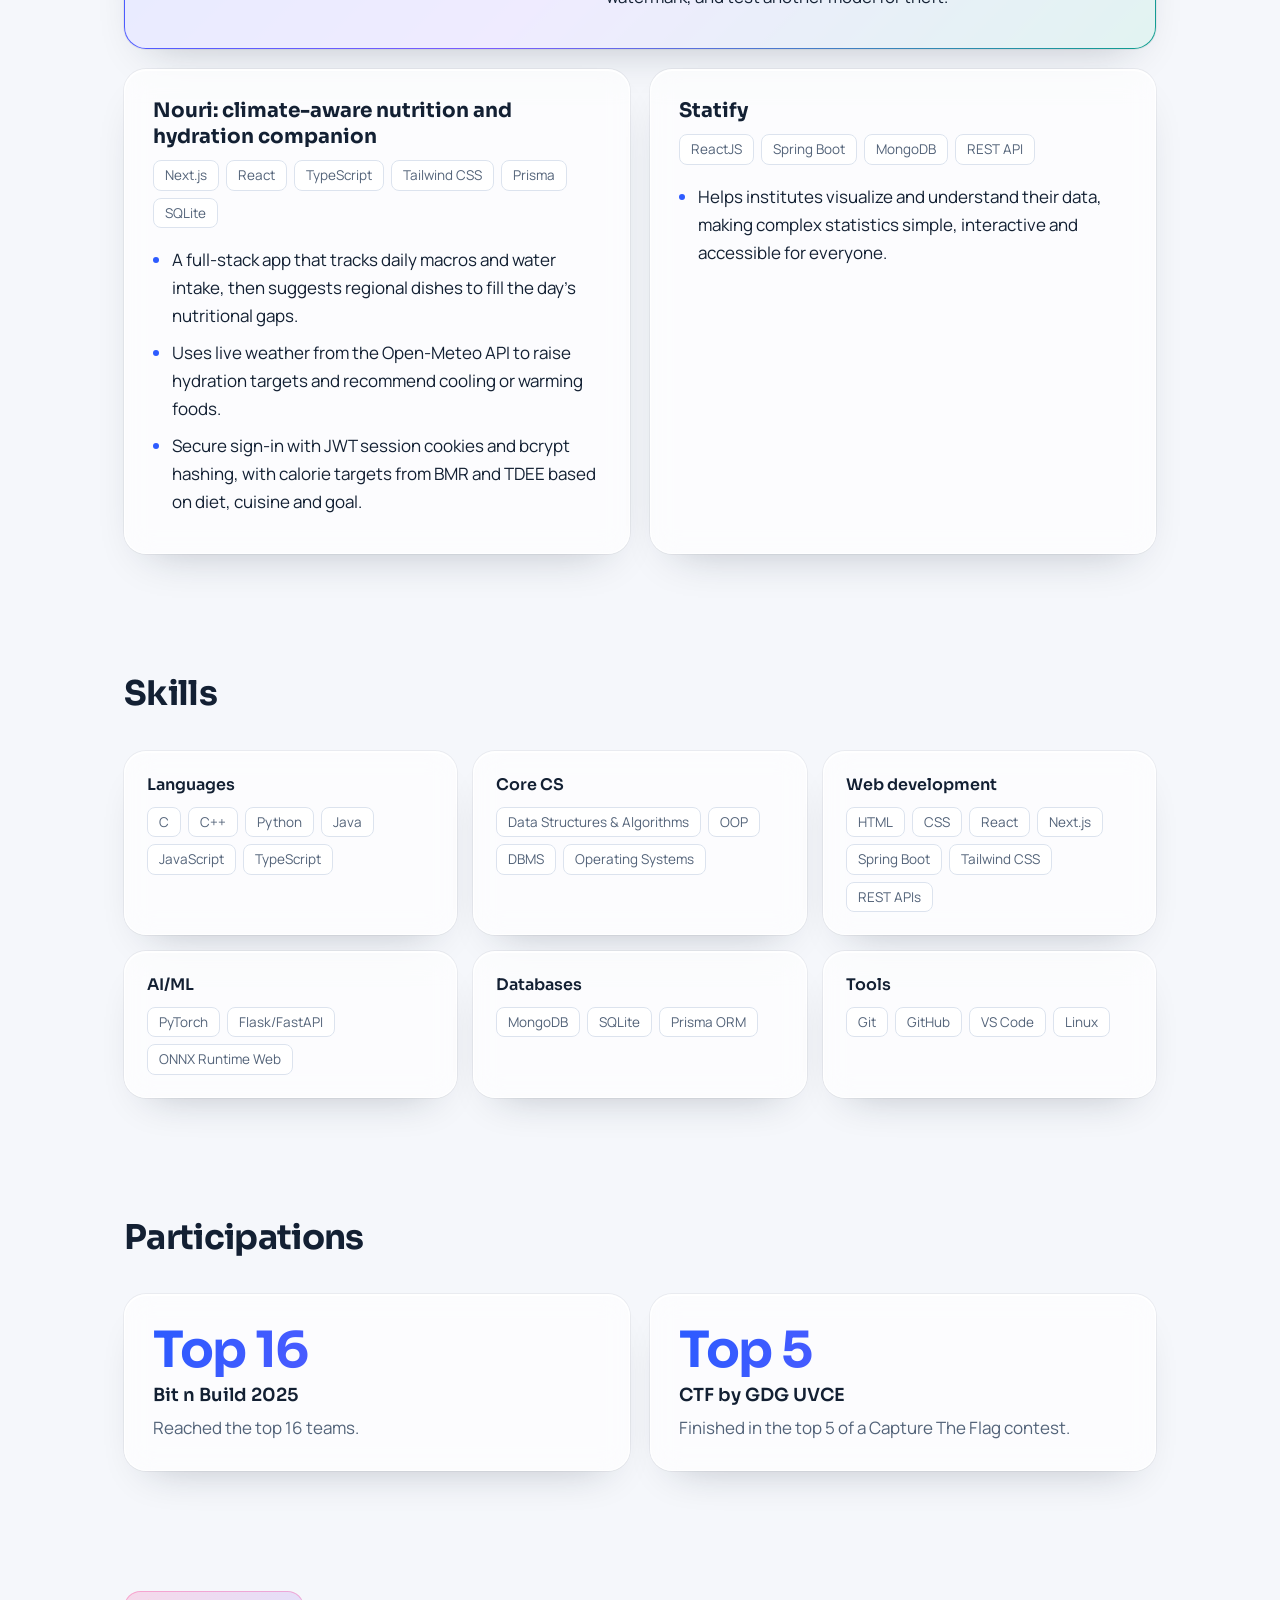
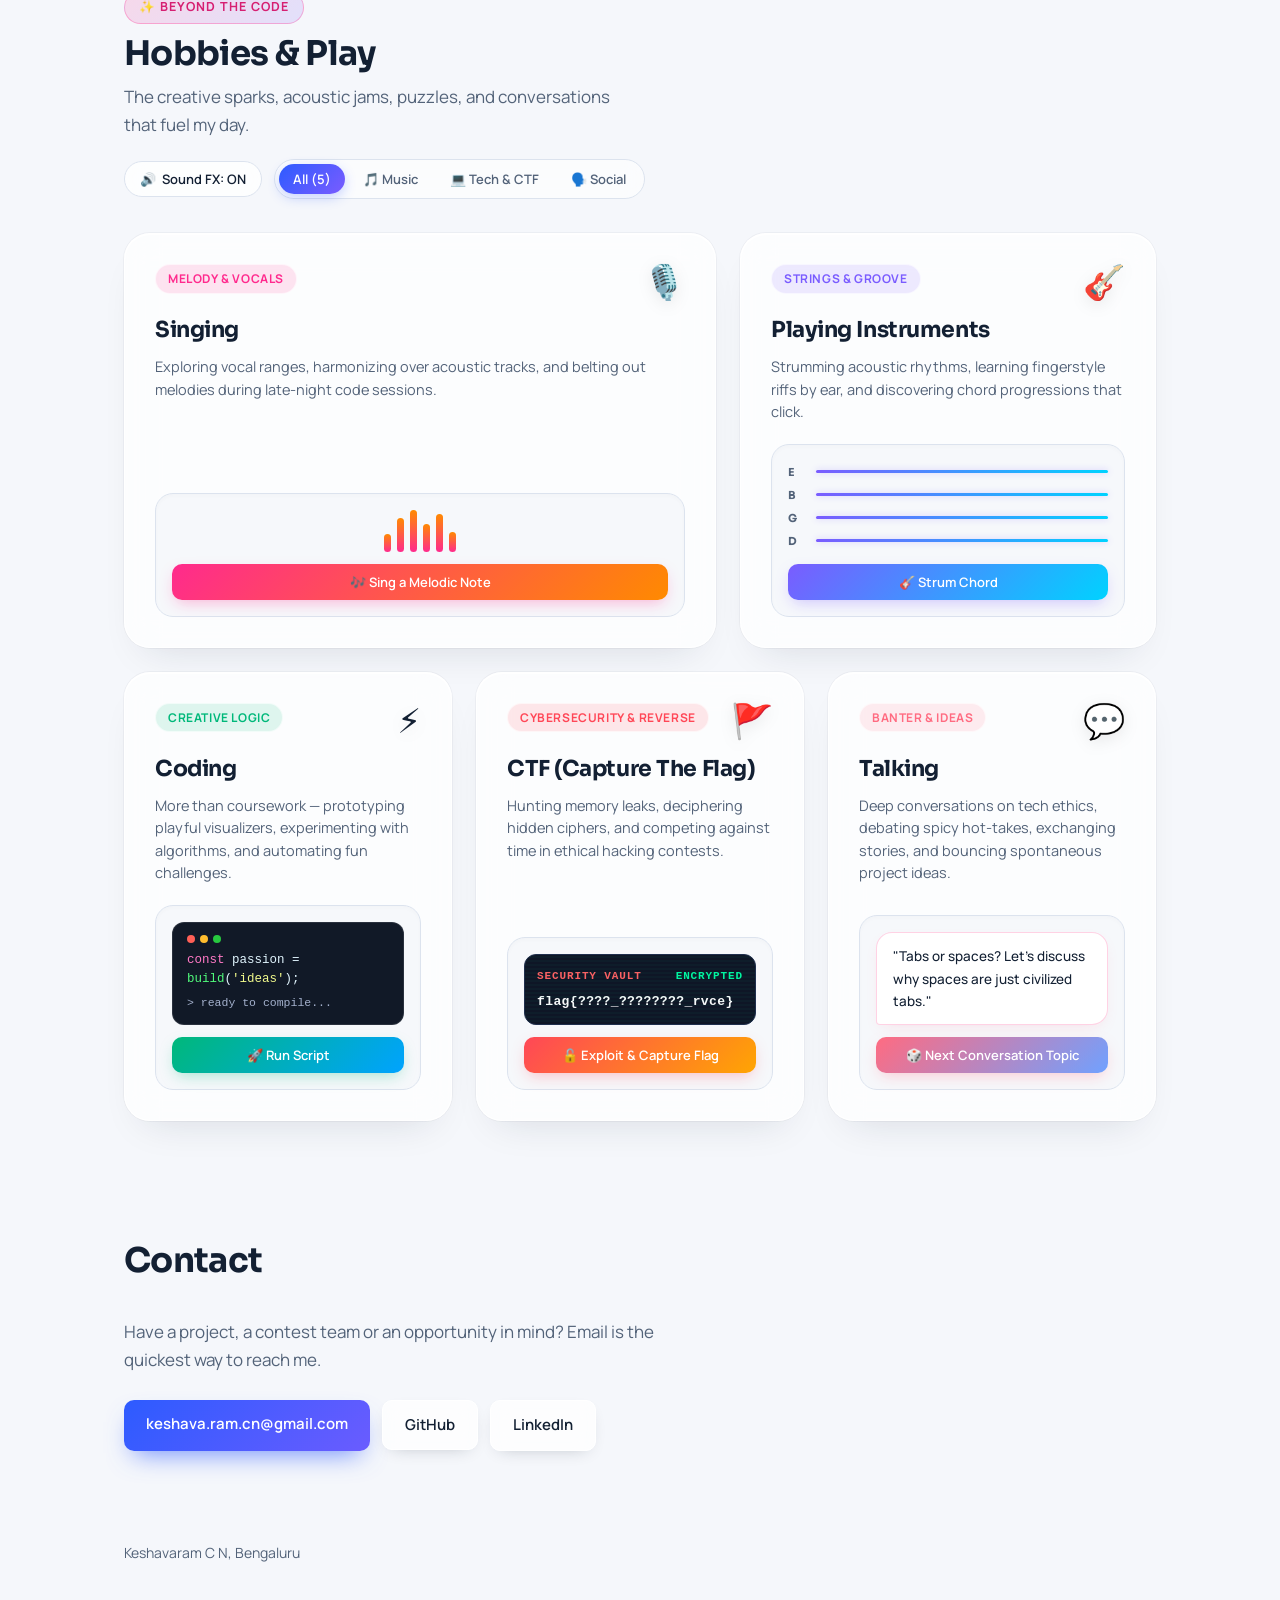
<file: Keshavaram C N _ Portfolio.html>
<!DOCTYPE html>
<html lang="en">
<head>
<meta charset="utf-8">
<meta name="viewport" content="width=device-width, initial-scale=1, viewport-fit=cover">
<meta name="color-scheme" content="light">
<title>Keshavaram C N | Portfolio</title>
<link rel="preconnect" href="https://fonts.googleapis.com">
<link rel="preconnect" href="https://fonts.gstatic.com" crossorigin>
<link href="https://fonts.googleapis.com/css2?family=Sora:wght@500;600;700&family=Manrope:wght@400;500;600&display=swap" rel="stylesheet">
<style>
:root{
  color-scheme:light;
  --bg:#F5F7FB; --surface:#FFFFFF; --ink:#132033; --muted:#536379; --line:#DCE3EE;
  --accent:#2D5BFF; --accent-soft:#E8EDFF; --mint:#0E9F8E; --warn:#E5484D;
  --head:"Sora","Segoe UI",system-ui,sans-serif; --body:"Manrope","Segoe UI",system-ui,sans-serif;
  box-sizing:border-box; padding-top:env(safe-area-inset-top,0px); padding-bottom:env(safe-area-inset-bottom,0px);
}
html{scroll-behavior:smooth;scroll-padding-top:calc(72px + env(safe-area-inset-top,0px))}
*,*::before,*::after{box-sizing:inherit}
body{margin:0;background:var(--bg);color:var(--ink);font-family:var(--body);font-size:17px;line-height:1.65}
a{color:inherit}
:focus-visible{outline:3px solid var(--accent);outline-offset:3px;border-radius:6px}
.wrap{max-width:1080px;margin:0 auto;padding:0 24px}

/* nav */
nav{position:sticky;top:env(safe-area-inset-top,0px);z-index:20;background:rgba(245,247,251,.86);backdrop-filter:blur(12px);border-bottom:1px solid var(--line)}
body::before{content:"";position:fixed;inset:0 0 auto;height:env(safe-area-inset-top,0px);background:var(--bg);z-index:30}
nav .wrap{display:flex;align-items:center;justify-content:space-between;height:60px}
.brand{font-family:var(--head);font-weight:600;text-decoration:none;font-size:16px}
nav ul{display:flex;gap:26px;list-style:none;margin:0;padding:0}
nav ul a{text-decoration:none;color:var(--muted);font-weight:500;font-size:15px}
nav ul a:hover{color:var(--ink)}

/* hero */
.hero{padding:64px 0 72px}
.hero .wrap{display:grid;grid-template-columns:1.05fr .95fr;gap:56px;align-items:center}
.status{display:inline-flex;align-items:center;gap:8px;background:var(--surface);border:1px solid var(--line);border-radius:99px;padding:6px 14px;font-size:14px;color:var(--muted)}
.status i{width:8px;height:8px;border-radius:50%;background:var(--mint)}
h1{font-family:var(--head);font-weight:700;font-size:clamp(34px,5vw,54px);line-height:1.1;letter-spacing:-.025em;margin:22px 0 18px}
.lede{color:var(--muted);max-width:30em;margin:0 0 30px}
.btns{display:flex;flex-wrap:wrap;gap:12px}
.btn{display:inline-block;padding:12px 22px;border-radius:10px;font-weight:600;font-size:15px;text-decoration:none;border:1px solid var(--line);background:var(--surface);transition:transform .15s,box-shadow .15s}
.btn:hover{transform:translateY(-1px);box-shadow:0 6px 18px rgba(19,32,51,.08)}
.btn.primary{background:var(--accent);border-color:var(--accent);color:#fff}

/* demo */
.demo{background:var(--surface);border:1px solid var(--line);border-radius:20px;padding:18px;box-shadow:0 24px 50px -28px rgba(45,91,255,.35)}
.demo-head{display:flex;justify-content:space-between;align-items:baseline;gap:12px;margin-bottom:12px}
.demo-head b{font-family:var(--head);font-size:15px}
.demo-head span{font-size:13px;color:var(--muted)}
canvas{width:100%;aspect-ratio:1;display:block;border-radius:12px;background:#F8FAFD;border:1px solid var(--line);cursor:crosshair;touch-action:manipulation}
.stats{display:flex;gap:22px;margin:14px 2px 12px;font-size:14px;color:var(--muted)}
.stats b{display:block;font-family:var(--head);font-size:22px;color:var(--ink);line-height:1.2}
.legend{display:flex;flex-wrap:wrap;gap:14px;font-size:13px;color:var(--muted);margin-bottom:12px}
.legend span::before{content:"";display:inline-block;width:10px;height:10px;border-radius:50%;margin-right:6px;background:var(--c)}
.legend .ring::before{background:none;border:2px solid var(--c)}
.ctrls{display:flex;flex-wrap:wrap;gap:8px}
.ctrls button{font:600 14px var(--body);padding:9px 14px;border-radius:9px;border:1px solid var(--line);background:var(--bg);color:var(--ink);cursor:pointer}
.ctrls button:first-child{background:var(--accent);border-color:var(--accent);color:#fff}
.ctrls button[aria-pressed=true]{background:var(--accent-soft);border-color:var(--accent);color:var(--accent)}

/* sections */
section{padding:72px 0;border-top:1px solid var(--line)}
h2{font-family:var(--head);font-size:clamp(26px,3.4vw,34px);letter-spacing:-.02em;margin:0 0 36px;line-height:1.2}
.about{display:grid;grid-template-columns:1.4fr 1fr;gap:56px}
.about p{margin:0 0 16px;max-width:36em}
.edu{background:var(--surface);border:1px solid var(--line);border-radius:16px;padding:22px 24px;align-self:start}
.edu h3{margin:0 0 4px;font-family:var(--head);font-size:17px}
.edu p{margin:0;color:var(--muted);font-size:15px}
.edu p+h3{margin-top:18px}

.proj{display:grid;grid-template-columns:.8fr 1.2fr;gap:40px;padding:34px 0;border-bottom:1px solid var(--line)}
.proj:first-of-type{padding-top:0}
.proj h3{font-family:var(--head);font-size:20px;line-height:1.3;margin:0 0 10px}
.tag{display:inline-block;font-size:12.5px;font-weight:600;padding:3px 10px;border-radius:99px;margin-bottom:12px;background:var(--accent-soft);color:var(--accent)}
.tag.live{background:#E1F5F2;color:#0A7A6D}
.chips{display:flex;flex-wrap:wrap;gap:7px;margin:0;padding:0;list-style:none}
.chips li{font-size:13.5px;padding:3px 11px;border-radius:8px;background:var(--surface);border:1px solid var(--line);color:var(--muted)}
.proj ul.pts{margin:0;padding-left:1.1em}
.proj ul.pts li{margin-bottom:9px;max-width:38em}
.proj ul.pts li::marker{color:var(--accent)}

.skills{display:grid;gap:0}
.srow{display:grid;grid-template-columns:200px 1fr;gap:24px;padding:18px 0;border-bottom:1px solid var(--line);align-items:start}
.srow h3{margin:4px 0 0;font:600 16px var(--head)}

.parts{display:grid;grid-template-columns:1fr 1fr;gap:20px}
.part{background:var(--surface);border:1px solid var(--line);border-radius:18px;padding:28px}
.part strong{font-family:var(--head);font-size:40px;letter-spacing:-.03em;color:var(--accent);display:block;line-height:1.1}
.part p{margin:8px 0 0;color:var(--muted)}
.part h3{margin:6px 0 0;font:600 18px var(--head)}

.contact p{max-width:32em;color:var(--muted);margin:0 0 26px}
footer{padding:30px 0 40px;color:var(--muted);font-size:14px;border-top:1px solid var(--line)}

/* ---- modern pass: aurora backdrop, glass surfaces, bento layout ---- */
html::before{content:"";position:fixed;inset:0;z-index:-1;pointer-events:none;background-image:radial-gradient(rgba(19,32,51,.10) 1px,transparent 1px);background-size:22px 22px;-webkit-mask-image:linear-gradient(#000,transparent 75%);mask-image:linear-gradient(#000,transparent 75%)}
body{background:radial-gradient(60rem 40rem at 88% -8%,rgba(122,92,255,.24),transparent 60%),radial-gradient(52rem 38rem at -8% 6%,rgba(45,91,255,.20),transparent 60%),radial-gradient(46rem 32rem at 55% 58%,rgba(14,159,142,.13),transparent 62%),var(--bg);background-attachment:fixed}
nav{background:transparent;border:0;backdrop-filter:none;top:calc(10px + env(safe-area-inset-top,0px))}
nav .wrap{width:calc(100% - 32px);max-width:880px;height:56px;padding:0 10px 0 22px;background:rgba(255,255,255,.72);backdrop-filter:blur(16px) saturate(1.4);border:1px solid #fff;border-radius:99px;box-shadow:0 10px 30px -12px rgba(45,91,255,.3),0 0 0 1px rgba(19,32,51,.05)}
nav ul{gap:4px}nav ul a{display:block;padding:8px 14px;border-radius:99px;transition:background .2s,color .2s}nav ul a:hover{background:var(--accent-soft);color:var(--accent)}
h1{background:linear-gradient(100deg,#132033 8%,#2D5BFF 55%,#7A5CFF 96%);-webkit-background-clip:text;background-clip:text;color:transparent;padding-bottom:.1em}
.status{background:rgba(255,255,255,.7);backdrop-filter:blur(10px);border-color:#fff;box-shadow:0 6px 18px -10px rgba(19,32,51,.3)}
.btn{background:rgba(255,255,255,.75);backdrop-filter:blur(10px);border-color:#fff;box-shadow:0 6px 18px -10px rgba(19,32,51,.3)}
.btn.primary{background:linear-gradient(135deg,#2D5BFF,#6A5CFF);border:0;color:#fff;box-shadow:0 12px 26px -10px rgba(45,91,255,.7)}
.demo,.edu,.proj,.srow,.part{position:relative;overflow:hidden;background:rgba(255,255,255,.66);backdrop-filter:blur(14px);border:1px solid rgba(255,255,255,.95);border-radius:22px;box-shadow:0 1px 0 #fff inset,0 20px 44px -26px rgba(19,32,51,.3),0 0 0 1px rgba(19,32,51,.05)}
.demo::after,.edu::after,.proj::after,.srow::after,.part::after{content:"";position:absolute;inset:0;pointer-events:none;opacity:0;transition:opacity .25s;background:radial-gradient(320px circle at var(--mx,50%) var(--my,-30%),rgba(90,110,255,.15),transparent 62%)}
.demo:hover::after,.edu:hover::after,.proj:hover::after,.srow:hover::after,.part:hover::after{opacity:1}
section{border-top:0;padding:60px 0}
#projects .wrap{display:grid;grid-template-columns:1fr 1fr;gap:20px}
#projects h2{grid-column:1/-1;margin-bottom:10px}
.proj,.proj:first-of-type{display:block;padding:28px}
.proj ul.pts{margin-top:18px}
.proj:first-of-type{grid-column:1/-1;display:grid;grid-template-columns:.85fr 1.15fr;gap:36px;border:1.5px solid transparent;background:linear-gradient(rgba(255,255,255,.88),rgba(255,255,255,.88)) padding-box,linear-gradient(135deg,#2D5BFF,#7A5CFF,#0E9F8E) border-box}
.proj:first-of-type ul.pts{margin-top:0}
.tag.live::before{content:"";display:inline-block;width:7px;height:7px;border-radius:50%;background:var(--mint);margin-right:7px;box-shadow:0 0 0 4px rgba(14,159,142,.18)}
.chips li{background:rgba(255,255,255,.85)}
.skills{grid-template-columns:repeat(3,1fr);gap:16px}
.srow{display:block;padding:22px}.srow h3{margin:0 0 12px}
.part strong{font-size:50px;background:linear-gradient(100deg,#2D5BFF,#7A5CFF);-webkit-background-clip:text;background-clip:text;color:transparent}
footer{border-top:0}
@keyframes rise{from{opacity:0;transform:translateY(16px)}to{opacity:1;transform:none}}
.hero .wrap>div:first-child>*{animation:rise .7s cubic-bezier(.2,.7,.2,1) both}
.hero .wrap>div:first-child>*:nth-child(2){animation-delay:.08s}.hero .wrap>div:first-child>*:nth-child(3){animation-delay:.16s}.hero .wrap>div:first-child>*:nth-child(4){animation-delay:.24s}
.hero .demo{animation:rise .8s .2s cubic-bezier(.2,.7,.2,1) both}
@media (max-width:860px){#projects .wrap{grid-template-columns:1fr}.proj:first-of-type{grid-template-columns:1fr;gap:0}.proj:first-of-type ul.pts{margin-top:18px}.skills{grid-template-columns:1fr 1fr}}
@media (max-width:520px){.skills{grid-template-columns:1fr}nav .wrap{padding-left:16px}}
@media (prefers-reduced-motion:reduce){.hero .wrap>div:first-child>*,.hero .demo{animation:none}}
@media (max-width:860px){
  .hero .wrap,.about,.proj,.parts{grid-template-columns:1fr}
  .hero .wrap{gap:40px}.hero{padding-top:40px}
  .srow{grid-template-columns:1fr;gap:10px}
  nav ul{gap:16px}nav ul a{font-size:14px}
  .proj{gap:16px}
}
@media (max-width:520px){nav ul li:nth-child(n+3){display:none}.stats{gap:16px}}
@media (prefers-reduced-motion:reduce){html{scroll-behavior:auto}.btn{transition:none}}

/* ---- Funky & Modern Interactive Hobbies Section ---- */
.hobbies-head{display:flex;justify-content:space-between;align-items:flex-end;flex-wrap:wrap;gap:20px;margin-bottom:34px}
.hobbies-head h2{margin:0}
.funky-pill{display:inline-flex;align-items:center;gap:8px;font-size:12.5px;font-weight:700;text-transform:uppercase;letter-spacing:.08em;padding:5px 14px;border-radius:99px;background:linear-gradient(135deg,rgba(255,42,141,.15),rgba(122,92,255,.15));border:1px solid rgba(255,42,141,.3);color:#d61f72;margin-bottom:10px}
.hobbies-controls{display:flex;align-items:center;gap:12px;flex-wrap:wrap}
.sound-toggle{font:600 13px var(--body);padding:8px 15px;border-radius:99px;border:1px solid var(--line);background:rgba(255,255,255,.8);color:var(--ink);cursor:pointer;display:inline-flex;align-items:center;gap:6px;transition:all .2s;backdrop-filter:blur(10px)}
.sound-toggle:hover{border-color:var(--accent);transform:translateY(-1px);box-shadow:0 4px 14px rgba(45,91,255,.15)}
.sound-toggle.muted{color:var(--muted);opacity:.75}
.hobby-filters{display:flex;gap:4px;background:rgba(255,255,255,.6);padding:4px;border-radius:99px;border:1px solid var(--line);backdrop-filter:blur(10px)}
.hobby-filter-btn{font:600 13px var(--body);padding:6px 14px;border-radius:99px;border:0;background:transparent;color:var(--muted);cursor:pointer;transition:all .2s}
.hobby-filter-btn.active,.hobby-filter-btn:hover{background:linear-gradient(135deg,#2D5BFF,#7A5CFF);color:#fff;box-shadow:0 4px 12px rgba(45,91,255,.25)}

.hobbies-grid{display:grid;grid-template-columns:repeat(12,1fr);gap:24px}
.hobby-card{position:relative;overflow:hidden;background:rgba(255,255,255,.72);backdrop-filter:blur(16px);border:1.5px solid rgba(255,255,255,.9);border-radius:26px;padding:30px;box-shadow:0 1px 0 #fff inset,0 20px 40px -22px rgba(19,32,51,.15),0 0 0 1px rgba(19,32,51,.04);transition:transform .3s cubic-bezier(.34,1.56,.64,1),box-shadow .3s ease,opacity .3s ease;display:flex;flex-direction:column;justify-content:space-between;min-height:320px}
.hobby-card::before{content:"";position:absolute;top:-50%;left:-50%;width:200%;height:200%;background:radial-gradient(circle at center,var(--hobby-glow,rgba(45,91,255,.15)),transparent 60%);opacity:0;pointer-events:none;transition:opacity .4s ease;z-index:0}
.hobby-card:hover{box-shadow:0 1px 0 #fff inset,0 28px 50px -20px var(--hobby-shadow,rgba(45,91,255,.25)),0 0 0 1px rgba(19,32,51,.06)}
.hobby-card:hover::before{opacity:1}
.hobby-card>*{position:relative;z-index:1}
.hobby-card.hidden{display:none}

/* Bento card sizing */
.hobby-card.bento-wide{grid-column:span 7}
.hobby-card.bento-narrow{grid-column:span 5}
.hobby-card.bento-third{grid-column:span 4}

/* Card header & typography */
.hobby-top{display:flex;justify-content:space-between;align-items:flex-start;margin-bottom:14px}
.hobby-badge{font-size:12px;font-weight:700;letter-spacing:.05em;text-transform:uppercase;padding:4px 12px;border-radius:99px;background:var(--hobby-soft,#E8EDFF);color:var(--hobby-color,#2D5BFF);border:1px solid rgba(255,255,255,.6)}
.hobby-emoji{font-size:34px;line-height:1;display:inline-block;transition:transform .4s cubic-bezier(.34,1.56,.64,1);filter:drop-shadow(0 4px 8px rgba(0,0,0,.08))}
.hobby-card:hover .hobby-emoji{transform:scale(1.28) rotate(12deg)}
.hobby-card h3{font-family:var(--head);font-size:22px;margin:0 0 8px;letter-spacing:-.02em;color:var(--ink)}
.hobby-desc{color:var(--muted);font-size:14.5px;line-height:1.55;margin:0 0 20px}

/* Interactive widget container */
.hobby-widget{background:rgba(245,247,251,.85);border:1px solid var(--line);border-radius:18px;padding:16px;margin-top:auto;box-shadow:inset 0 2px 4px rgba(19,32,51,.02)}

/* 1. Singing Widget */
.vocal-bars{display:flex;align-items:flex-end;justify-content:center;gap:6px;height:42px;margin-bottom:12px}
.vocal-bar{width:7px;border-radius:99px;background:linear-gradient(to top,#ff2a8d,#ff8a00);transition:height .15s ease}
.vocal-bar:nth-child(1){height:18px}.vocal-bar:nth-child(2){height:34px}.vocal-bar:nth-child(3){height:42px}.vocal-bar:nth-child(4){height:28px}.vocal-bar:nth-child(5){height:38px}.vocal-bar:nth-child(6){height:20px}
.vocal-bars.singing .vocal-bar{animation:vocalPulse .45s infinite alternate ease-in-out}
.vocal-bars.singing .vocal-bar:nth-child(2){animation-delay:.1s}
.vocal-bars.singing .vocal-bar:nth-child(3){animation-delay:.2s}
.vocal-bars.singing .vocal-bar:nth-child(4){animation-delay:.15s}
.vocal-bars.singing .vocal-bar:nth-child(5){animation-delay:.25s}
.vocal-bars.singing .vocal-bar:nth-child(6){animation-delay:.05s}
@keyframes vocalPulse{from{transform:scaleY(.4)}to{transform:scaleY(1.3)}}

/* 2. Instruments Widget: Pluckable Strings */
.instrument-strings{display:flex;flex-direction:column;gap:9px;margin-bottom:12px;padding:4px 0}
.guitar-string-wrap{display:flex;align-items:center;gap:12px;cursor:pointer;user-select:none}
.string-note{font:700 11px var(--head);color:var(--muted);width:16px}
.guitar-string{flex:1;height:3px;border-radius:99px;background:linear-gradient(90deg,#7a5cff,#00d2ff);box-shadow:0 0 6px rgba(122,92,255,.3);transition:transform .1s,box-shadow .2s}
.guitar-string-wrap:hover .guitar-string{box-shadow:0 0 12px rgba(122,92,255,.8);transform:scaleY(1.5)}
.guitar-string.plucked{animation:stringVibrate .35s ease-out}
@keyframes stringVibrate{0%{transform:translateY(0)}25%{transform:translateY(-5px)}50%{transform:translateY(4px)}75%{transform:translateY(-2px)}100%{transform:translateY(0)}}

/* 3. Coding Widget: Mini Interactive Terminal */
.code-box{background:#111927;color:#E1F5FE;border-radius:12px;padding:12px 14px;font-family:"JetBrains Mono","Fira Code",monospace;font-size:12.5px;line-height:1.5;margin-bottom:12px;border:1px solid rgba(255,255,255,.1);position:relative;overflow:hidden}
.code-box-header{display:flex;gap:5px;margin-bottom:8px}
.code-dot{width:8px;height:8px;border-radius:50%;background:#ff5f56}
.code-dot:nth-child(2){background:#ffbd2e}.code-dot:nth-child(3){background:#27c93f}
.code-kw{color:#ff79c6}.code-fn{color:#50fa7b}.code-str{color:#f1fa8c}
.code-output{color:#a4b1cd;margin-top:6px;font-size:11.5px;min-height:18px}
.code-output.success{color:#00F5A0;animation:codeFlash .3s ease}
@keyframes codeFlash{0%{opacity:.2}100%{opacity:1}}

/* 4. CTF Widget: Flag Scrambler */
.ctf-box{background:#0e1626;border:1px solid #1f2f4d;border-radius:12px;padding:12px;font-family:"JetBrains Mono",monospace;margin-bottom:12px;position:relative;overflow:hidden}
.ctf-box::before{content:"";position:absolute;inset:0;background:repeating-linear-gradient(0deg,transparent,transparent 2px,rgba(0,255,170,.03) 2px,rgba(0,255,170,.03) 4px);pointer-events:none}
.ctf-status{display:flex;justify-content:space-between;font-size:11px;color:#ff5e62;text-transform:uppercase;letter-spacing:.08em;margin-bottom:6px;font-weight:700}
.ctf-status span:last-child{color:#00f5a0}
.ctf-flag{font-size:13px;font-weight:700;color:#f8f9fa;letter-spacing:.03em;word-break:break-all}
.ctf-flag.scrambling{color:#ffd93d}
.ctf-flag.captured{color:#00f5a0;text-shadow:0 0 10px rgba(0,245,160,.6)}

/* 5. Talking Widget: Prompt Generator */
.talk-bubble-wrap{margin-bottom:12px;min-height:76px;display:flex;align-items:center}
.talk-bubble{background:#fff;border:1.5px solid rgba(255,126,179,.35);border-radius:16px 16px 16px 4px;padding:12px 16px;font-size:13.5px;font-weight:500;color:var(--ink);box-shadow:0 6px 16px -6px rgba(255,117,140,.2);position:relative;animation:bubblePop .25s cubic-bezier(.34,1.56,.64,1);width:100%}
@keyframes bubblePop{from{opacity:0;transform:scale(.95) translateY(4px)}to{opacity:1;transform:scale(1) translateY(0)}}

/* Action button inside widgets */
.hobby-act-btn{width:100%;font:600 13px var(--body);padding:9px 16px;border-radius:10px;border:0;background:linear-gradient(135deg,var(--hobby-color,#2D5BFF),var(--hobby-color2,#7A5CFF));color:#fff;cursor:pointer;display:flex;align-items:center;justify-content:center;gap:8px;box-shadow:0 6px 16px -4px var(--hobby-shadow,rgba(45,91,255,.3));transition:all .2s ease}
.hobby-act-btn:hover{filter:brightness(1.08);transform:translateY(-1px);box-shadow:0 8px 20px -4px var(--hobby-shadow,rgba(45,91,255,.45))}
.hobby-act-btn:active{transform:translateY(1px)}

/* Specific Hobby Color Themes */
.card-singing{--hobby-color:#ff2a8d;--hobby-color2:#ff8a00;--hobby-soft:rgba(255,42,141,.12);--hobby-glow:rgba(255,42,141,.18);--hobby-shadow:rgba(255,42,141,.35)}
.card-instruments{--hobby-color:#7a5cff;--hobby-color2:#00d2ff;--hobby-soft:rgba(122,92,255,.12);--hobby-glow:rgba(122,92,255,.18);--hobby-shadow:rgba(122,92,255,.35)}
.card-coding{--hobby-color:#00b87a;--hobby-color2:#00a3ff;--hobby-soft:rgba(0,184,122,.12);--hobby-glow:rgba(0,184,122,.18);--hobby-shadow:rgba(0,184,122,.35)}
.card-ctf{--hobby-color:#ff4757;--hobby-color2:#ffa502;--hobby-soft:rgba(255,71,87,.12);--hobby-glow:rgba(255,71,87,.18);--hobby-shadow:rgba(255,71,87,.35)}
.card-talking{--hobby-color:#ff6b81;--hobby-color2:#70a1ff;--hobby-soft:rgba(255,107,129,.12);--hobby-glow:rgba(255,107,129,.18);--hobby-shadow:rgba(255,107,129,.35)}

@media (max-width:960px){
  .hobby-card.bento-wide,.hobby-card.bento-narrow,.hobby-card.bento-third{grid-column:span 6}
}
@media (max-width:680px){
  .hobbies-grid{grid-template-columns:1fr}
  .hobby-card.bento-wide,.hobby-card.bento-narrow,.hobby-card.bento-third{grid-column:span 1}
  .hobbies-head{flex-direction:column;align-items:flex-start}
}
</style>
</head>
<body>
<nav aria-label="Main">
  <div class="wrap">
    <a class="brand" href="#top">Keshavaram C N</a>
    <ul>
      <li><a href="#projects">Projects</a></li>
      <li><a href="#skills">Skills</a></li>
      <li><a href="#participations">Participations</a></li>
      <li><a href="#hobbies">Hobbies</a></li>
      <li><a href="#contact">Contact</a></li>
    </ul>
  </div>
</nav>

<main id="top">
<header class="hero">
  <div class="wrap">
    <div>
      <span class="status"><i></i>Second-year CSE student at RVCE, Bengaluru</span>
      <h1>I build full-stack apps and study how ML models get copied.</h1>
      <p class="lede">I enjoy problem solving, web development and security. Right now I’m working on how attackers clone AI models through APIs, and how owners can prove it happened.</p>
      <div class="btns">
        <a class="btn primary" href="#projects">See my projects</a>
        <a class="btn" href="mailto:keshava.ram.cn@gmail.com">Email me</a>
      </div>
    </div>

    <div class="demo" aria-label="Interactive model extraction demo">
      <div class="demo-head"><b>Try a model extraction attack</b><span>Click the box to send a query</span></div>
      <canvas id="cv" width="720" height="720" role="img" aria-label="Scatter plot of queries sent to a hidden model, with the attacker’s estimated boundary"></canvas>
      <div class="stats">
        <div><b id="nq">0</b>queries sent</div>
        <div><b id="fid">0%</b>copy matches original</div>
      </div>
      <div class="legend">
        <span style="--c:var(--accent)">Inside hidden class</span>
        <span style="--c:var(--warn)">Outside</span>
        <span class="ring" style="--c:var(--mint)">Stolen copy</span>
      </div>
      <div class="ctrls">
        <button id="more" type="button">Send 10 queries</button>
        <button id="reveal" type="button" aria-pressed="false">Reveal original</button>
        <button id="reset" type="button">Reset</button>
      </div>
    </div>
  </div>
</header>

<section id="about">
  <div class="wrap about">
    <div>
      <h2>About</h2>
      <p>I’m a Computer Science student at R V College of Engineering. I like building things end to end, from the database to the interface, and I’m drawn to the security side of software.</p>
      <p>I’ve competed in a hackathon and a CTF, and I’m looking for opportunities to build, break and learn alongside other developers.</p>
    </div>
    <div class="edu">
      <h3>R V College of Engineering</h3>
      <p>B.E. in Computer Science and Engineering<br>2025 to 2029</p>
    </div>
  </div>
</section>

<section id="projects">
  <div class="wrap">
    <h2>Projects</h2>

    <article class="proj">
      <div>
        <span class="tag live">In progress</span>
        <h3>Model Extraction Attacks &amp; Watermark Defense in ML APIs</h3>
        <ul class="chips"><li>Python</li><li>PyTorch</li><li>Flask/FastAPI</li><li>JavaScript</li><li>ONNX Runtime Web</li></ul>
      </div>
      <ul class="pts">
        <li>Building a pipeline that clones a black-box classifier using only API predictions, comparing random and active-learning extraction by accuracy and fidelity against query budget.</li>
        <li>Implementing a watermarking defense that hides a secret trigger set in a model, then measuring how reliably it identifies a stolen copy.</li>
        <li>Developing an in-browser tool to upload a model, embed a watermark, and test another model for theft.</li>
      </ul>
    </article>

    <article class="proj">
      <div>
        <h3>Nouri: climate-aware nutrition and hydration companion</h3>
        <ul class="chips"><li>Next.js</li><li>React</li><li>TypeScript</li><li>Tailwind CSS</li><li>Prisma</li><li>SQLite</li></ul>
      </div>
      <ul class="pts">
        <li>A full-stack app that tracks daily macros and water intake, then suggests regional dishes to fill the day’s nutritional gaps.</li>
        <li>Uses live weather from the Open-Meteo API to raise hydration targets and recommend cooling or warming foods.</li>
        <li>Secure sign-in with JWT session cookies and bcrypt hashing, with calorie targets from BMR and TDEE based on diet, cuisine and goal.</li>
      </ul>
    </article>

    <article class="proj">
      <div>
        <h3>Statify</h3>
        <ul class="chips"><li>ReactJS</li><li>Spring Boot</li><li>MongoDB</li><li>REST API</li></ul>
      </div>
      <ul class="pts">
        <li>Helps institutes visualize and understand their data, making complex statistics simple, interactive and accessible for everyone.</li>
      </ul>
    </article>
  </div>
</section>

<section id="skills">
  <div class="wrap">
    <h2>Skills</h2>
    <div class="skills">
      <div class="srow"><h3>Languages</h3><ul class="chips"><li>C</li><li>C++</li><li>Python</li><li>Java</li><li>JavaScript</li><li>TypeScript</li></ul></div>
      <div class="srow"><h3>Core CS</h3><ul class="chips"><li>Data Structures &amp; Algorithms</li><li>OOP</li><li>DBMS</li><li>Operating Systems</li></ul></div>
      <div class="srow"><h3>Web development</h3><ul class="chips"><li>HTML</li><li>CSS</li><li>React</li><li>Next.js</li><li>Spring Boot</li><li>Tailwind CSS</li><li>REST APIs</li></ul></div>
      <div class="srow"><h3>AI/ML</h3><ul class="chips"><li>PyTorch</li><li>Flask/FastAPI</li><li>ONNX Runtime Web</li></ul></div>
      <div class="srow"><h3>Databases</h3><ul class="chips"><li>MongoDB</li><li>SQLite</li><li>Prisma ORM</li></ul></div>
      <div class="srow"><h3>Tools</h3><ul class="chips"><li>Git</li><li>GitHub</li><li>VS Code</li><li>Linux</li></ul></div>
    </div>
  </div>
</section>

<section id="participations">
  <div class="wrap">
    <h2>Participations</h2>
    <div class="parts">
      <div class="part"><strong>Top 16</strong><h3>Bit n Build 2025</h3><p>Reached the top 16 teams.</p></div>
      <div class="part"><strong>Top 5</strong><h3>CTF by GDG UVCE</h3><p>Finished in the top 5 of a Capture The Flag contest.</p></div>
    </div>
  </div>
</section>

<section id="hobbies">
  <div class="wrap">
    <div class="hobbies-head">
      <div>
        <span class="funky-pill">✨ Beyond the Code</span>
        <h2>Hobbies &amp; Play</h2>
        <p class="lede" style="margin:8px 0 0">The creative sparks, acoustic jams, puzzles, and conversations that fuel my day.</p>
      </div>
      <div class="hobbies-controls">
        <button id="soundToggle" class="sound-toggle" type="button" aria-label="Toggle sound effects">
          <span id="soundIcon">🔊</span> <span id="soundLabel">Sound FX: ON</span>
        </button>
        <div class="hobby-filters" role="tablist" aria-label="Filter hobbies">
          <button class="hobby-filter-btn active" data-filter="all" type="button">All (5)</button>
          <button class="hobby-filter-btn" data-filter="music" type="button">🎵 Music</button>
          <button class="hobby-filter-btn" data-filter="tech" type="button">💻 Tech &amp; CTF</button>
          <button class="hobby-filter-btn" data-filter="social" type="button">🗣️ Social</button>
        </div>
      </div>
    </div>

    <div class="hobbies-grid">
      <!-- 1. Singing -->
      <article class="hobby-card bento-wide card-singing" data-category="music">
        <div>
          <div class="hobby-top">
            <span class="hobby-badge">Melody &amp; Vocals</span>
            <span class="hobby-emoji" role="img" aria-label="Microphone">🎙️</span>
          </div>
          <h3>Singing</h3>
          <p class="hobby-desc">Exploring vocal ranges, harmonizing over acoustic tracks, and belting out melodies during late-night code sessions.</p>
        </div>
        <div class="hobby-widget">
          <div class="vocal-bars" id="vocalBars" aria-hidden="true">
            <div class="vocal-bar"></div>
            <div class="vocal-bar"></div>
            <div class="vocal-bar"></div>
            <div class="vocal-bar"></div>
            <div class="vocal-bar"></div>
            <div class="vocal-bar"></div>
          </div>
          <button class="hobby-act-btn" id="btnSing" type="button">
            <span>🎶 Sing a Melodic Note</span>
          </button>
        </div>
      </article>

      <!-- 2. Playing Instruments -->
      <article class="hobby-card bento-narrow card-instruments" data-category="music">
        <div>
          <div class="hobby-top">
            <span class="hobby-badge">Strings &amp; Groove</span>
            <span class="hobby-emoji" role="img" aria-label="Guitar">🎸</span>
          </div>
          <h3>Playing Instruments</h3>
          <p class="hobby-desc">Strumming acoustic rhythms, learning fingerstyle riffs by ear, and discovering chord progressions that click.</p>
        </div>
        <div class="hobby-widget">
          <div class="instrument-strings" id="instrumentStrings">
            <div class="guitar-string-wrap" data-note="E4" data-freq="329.63">
              <span class="string-note">E</span>
              <div class="guitar-string"></div>
            </div>
            <div class="guitar-string-wrap" data-note="B3" data-freq="246.94">
              <span class="string-note">B</span>
              <div class="guitar-string"></div>
            </div>
            <div class="guitar-string-wrap" data-note="G3" data-freq="196.00">
              <span class="string-note">G</span>
              <div class="guitar-string"></div>
            </div>
            <div class="guitar-string-wrap" data-note="D3" data-freq="146.83">
              <span class="string-note">D</span>
              <div class="guitar-string"></div>
            </div>
          </div>
          <button class="hobby-act-btn" id="btnStrum" type="button">
            <span>🎸 Strum Chord</span>
          </button>
        </div>
      </article>

      <!-- 3. Coding -->
      <article class="hobby-card bento-third card-coding" data-category="tech">
        <div>
          <div class="hobby-top">
            <span class="hobby-badge">Creative Logic</span>
            <span class="hobby-emoji" role="img" aria-label="Laptop Code">⚡</span>
          </div>
          <h3>Coding</h3>
          <p class="hobby-desc">More than coursework — prototyping playful visualizers, experimenting with algorithms, and automating fun challenges.</p>
        </div>
        <div class="hobby-widget">
          <div class="code-box">
            <div class="code-box-header">
              <div class="code-dot"></div><div class="code-dot"></div><div class="code-dot"></div>
            </div>
            <div><span class="code-kw">const</span> passion = <span class="code-fn">build</span>(<span class="code-str">'ideas'</span>);</div>
            <div class="code-output" id="codeOutput">&gt; ready to compile...</div>
          </div>
          <button class="hobby-act-btn" id="btnCode" type="button">
            <span>🚀 Run Script</span>
          </button>
        </div>
      </article>

      <!-- 4. CTF -->
      <article class="hobby-card bento-third card-ctf" data-category="tech">
        <div>
          <div class="hobby-top">
            <span class="hobby-badge">Cybersecurity &amp; Reverse</span>
            <span class="hobby-emoji" role="img" aria-label="Flag">🚩</span>
          </div>
          <h3>CTF (Capture The Flag)</h3>
          <p class="hobby-desc">Hunting memory leaks, deciphering hidden ciphers, and competing against time in ethical hacking contests.</p>
        </div>
        <div class="hobby-widget">
          <div class="ctf-box">
            <div class="ctf-status">
              <span>SECURITY VAULT</span>
              <span id="ctfStatus">ENCRYPTED</span>
            </div>
            <div class="ctf-flag" id="ctfFlag">flag{????_????????_rvce}</div>
          </div>
          <button class="hobby-act-btn" id="btnCtf" type="button">
            <span>🔓 Exploit &amp; Capture Flag</span>
          </button>
        </div>
      </article>

      <!-- 5. Talking -->
      <article class="hobby-card bento-third card-talking" data-category="social">
        <div>
          <div class="hobby-top">
            <span class="hobby-badge">Banter &amp; Ideas</span>
            <span class="hobby-emoji" role="img" aria-label="Speech bubble">💬</span>
          </div>
          <h3>Talking</h3>
          <p class="hobby-desc">Deep conversations on tech ethics, debating spicy hot-takes, exchanging stories, and bouncing spontaneous project ideas.</p>
        </div>
        <div class="hobby-widget">
          <div class="talk-bubble-wrap">
            <div class="talk-bubble" id="talkBubble">
              "Tabs or spaces? Let's discuss why spaces are just civilized tabs."
            </div>
          </div>
          <button class="hobby-act-btn" id="btnTalk" type="button">
            <span>🎲 Next Conversation Topic</span>
          </button>
        </div>
      </article>
    </div>
  </div>
</section>

<section id="contact" class="contact">
  <div class="wrap">
    <h2>Contact</h2>
    <p>Have a project, a contest team or an opportunity in mind? Email is the quickest way to reach me.</p>
    <div class="btns">
      <a class="btn primary" href="mailto:keshava.ram.cn@gmail.com">keshava.ram.cn@gmail.com</a>
      <a class="btn" href="https://github.com/keshava-ram" target="_blank" rel="noopener">GitHub</a>
      <a class="btn" href="https://www.linkedin.com/in/keshava-ram3" target="_blank" rel="noopener">LinkedIn</a>
    </div>
  </div>
</section>
</main>

<footer><div class="wrap">Keshavaram C N, Bengaluru</div></footer>

<script>
(function(){
  var cv=document.getElementById('cv'),ctx=cv.getContext('2d'),S=cv.width;
  var C={x:.56,y:.46,r:.27}; // hidden victim: a circular decision region
  var pts=[],showTrue=false,timer=null;
  var nq=document.getElementById('nq'),fid=document.getElementById('fid');
  var victim=function(x,y){return Math.hypot(x-C.x,y-C.y)<C.r};
  function estimate(){
    var p=pts.filter(function(q){return q.l}),n=pts.filter(function(q){return !q.l});
    if(p.length<2||!n.length)return null;
    var cx=0,cy=0;p.forEach(function(q){cx+=q.x;cy+=q.y});cx/=p.length;cy/=p.length;
    var mx=0,mn=9;
    p.forEach(function(q){mx=Math.max(mx,Math.hypot(q.x-cx,q.y-cy))});
    n.forEach(function(q){mn=Math.min(mn,Math.hypot(q.x-cx,q.y-cy))});
    return {x:cx,y:cy,r:mn>mx?(mx+mn)/2:mx};
  }
  function fidelity(e){
    if(!e)return 0;var ok=0,t=0;
    for(var i=0;i<30;i++)for(var j=0;j<30;j++){var x=(i+.5)/30,y=(j+.5)/30;t++;
      if(victim(x,y)===(Math.hypot(x-e.x,y-e.y)<e.r))ok++}
    return Math.round(100*ok/t);
  }
  function circle(c,color,w,dash){
    ctx.beginPath();ctx.arc(c.x*S,c.y*S,c.r*S,0,7);ctx.setLineDash(dash||[]);
    ctx.lineWidth=w;ctx.strokeStyle=color;ctx.stroke();ctx.setLineDash([]);
  }
  function draw(){
    ctx.clearRect(0,0,S,S);
    ctx.strokeStyle='#E6ECF4';ctx.lineWidth=1;
    for(var i=1;i<8;i++){ctx.beginPath();ctx.moveTo(i*S/8,0);ctx.lineTo(i*S/8,S);ctx.moveTo(0,i*S/8);ctx.lineTo(S,i*S/8);ctx.stroke()}
    var e=estimate();
    if(e){ctx.fillStyle='rgba(14,159,142,.10)';ctx.beginPath();ctx.arc(e.x*S,e.y*S,e.r*S,0,7);ctx.fill();circle(e,'#0E9F8E',4)}
    if(showTrue)circle(C,'#132033',3,[12,10]);
    pts.forEach(function(q){ctx.beginPath();ctx.arc(q.x*S,q.y*S,9,0,7);ctx.fillStyle=q.l?'#2D5BFF':'#E5484D';ctx.fill();ctx.lineWidth=3;ctx.strokeStyle='#fff';ctx.stroke()});
    nq.textContent=pts.length;fid.textContent=fidelity(e)+'%';
  }
  function query(x,y){pts.push({x:x,y:y,l:victim(x,y)})}
  function burst(n){for(var i=0;i<n;i++)query(Math.random(),Math.random());draw()}
  cv.addEventListener('click',function(ev){
    var r=cv.getBoundingClientRect();stop();
    query((ev.clientX-r.left)/r.width,(ev.clientY-r.top)/r.height);draw();
  });
  function stop(){clearInterval(timer);timer=null}
  document.getElementById('more').onclick=function(){stop();burst(10)};
  document.getElementById('reset').onclick=function(){stop();pts=[];draw()};
  var rv=document.getElementById('reveal');
  rv.onclick=function(){showTrue=!showTrue;rv.setAttribute('aria-pressed',showTrue);rv.textContent=showTrue?'Hide original':'Reveal original';draw()};
  draw();
  // one opening sequence: the attacker queries until the copy locks on
  if(window.matchMedia('(prefers-reduced-motion: reduce)').matches){burst(40)}
  else{var k=0;timer=setInterval(function(){query(Math.random(),Math.random());draw();if(++k>=36)stop()},110)}
})();
document.querySelectorAll('.demo,.edu,.proj,.srow,.part,.hobby-card').forEach(function(el){
  el.addEventListener('pointermove',function(e){var r=el.getBoundingClientRect();el.style.setProperty('--mx',(e.clientX-r.left)+'px');el.style.setProperty('--my',(e.clientY-r.top)+'px')});
});

/* ---- Interactive Hobbies JavaScript Engine ---- */
(function(){
  var audioCtx = null;
  var soundEnabled = true;

  function initAudio() {
    if (!audioCtx) {
      var AudioContext = window.AudioContext || window.webkitAudioContext;
      if (AudioContext) audioCtx = new AudioContext();
    }
    if (audioCtx && audioCtx.state === 'suspended') {
      audioCtx.resume();
    }
  }

  function playTone(freq, type, duration, gainLevel, vibrato) {
    if (!soundEnabled) return;
    try {
      initAudio();
      if (!audioCtx) return;
      var now = audioCtx.currentTime;
      var osc = audioCtx.createOscillator();
      var gain = audioCtx.createGain();
      osc.type = type || 'sine';
      osc.frequency.setValueAtTime(freq, now);

      if (vibrato) {
        var vib = audioCtx.createOscillator();
        var vibGain = audioCtx.createGain();
        vib.frequency.setValueAtTime(6, now);
        vibGain.gain.setValueAtTime(4, now);
        vib.connect(osc.frequency);
        vib.start(now);
        vib.stop(now + duration);
      }

      gain.gain.setValueAtTime(gainLevel || 0.12, now);
      gain.gain.exponentialRampToValueAtTime(0.0001, now + duration);

      osc.connect(gain);
      gain.connect(audioCtx.destination);
      osc.start(now);
      osc.stop(now + duration);
    } catch(e) {}
  }

  // 1. Sound Toggle
  var soundToggle = document.getElementById('soundToggle');
  var soundIcon = document.getElementById('soundIcon');
  var soundLabel = document.getElementById('soundLabel');
  if (soundToggle) {
    soundToggle.onclick = function() {
      soundEnabled = !soundEnabled;
      soundToggle.classList.toggle('muted', !soundEnabled);
      soundIcon.textContent = soundEnabled ? '🔊' : '🔇';
      soundLabel.textContent = soundEnabled ? 'Sound FX: ON' : 'Sound FX: OFF';
      if (soundEnabled) playTone(440, 'triangle', 0.2, 0.1);
    };
  }

  // 2. Filter Tabs
  var filterBtns = document.querySelectorAll('.hobby-filter-btn');
  var hobbyCards = document.querySelectorAll('.hobby-card');
  filterBtns.forEach(function(btn) {
    btn.onclick = function() {
      playTone(520, 'sine', 0.08, 0.04);
      filterBtns.forEach(function(b){ b.classList.remove('active'); });
      btn.classList.add('active');
      var filter = btn.getAttribute('data-filter');
      hobbyCards.forEach(function(card) {
        var cat = card.getAttribute('data-category');
        if (filter === 'all' || cat === filter) {
          card.classList.remove('hidden');
        } else {
          card.classList.add('hidden');
        }
      });
    };
  });

  // 3. Singing Card
  var btnSing = document.getElementById('btnSing');
  var vocalBars = document.getElementById('vocalBars');
  if (btnSing) {
    var singMelody = [
      {f: 261.63, d: 0.25}, // C4
      {f: 329.63, d: 0.25}, // E4
      {f: 392.00, d: 0.3},  // G4
      {f: 523.25, d: 0.55}  // C5
    ];
    btnSing.onclick = function() {
      initAudio();
      if (vocalBars) {
        vocalBars.classList.add('singing');
        setTimeout(function(){ vocalBars.classList.remove('singing'); }, 1400);
      }
      singMelody.forEach(function(note, idx) {
        setTimeout(function() {
          playTone(note.f, 'sine', note.d, 0.16, true);
        }, idx * 240);
      });
    };
  }

  // 4. Instrument Strings
  var stringElements = document.querySelectorAll('.guitar-string-wrap');
  function pluckString(wrap) {
    var freq = parseFloat(wrap.getAttribute('data-freq')) || 220;
    var str = wrap.querySelector('.guitar-string');
    if (str) {
      str.classList.remove('plucked');
      void str.offsetWidth;
      str.classList.add('plucked');
    }
    playTone(freq, 'triangle', 0.75, 0.22);
  }
  stringElements.forEach(function(wrap) {
    wrap.addEventListener('mouseenter', function() { pluckString(wrap); });
    wrap.addEventListener('click', function() { pluckString(wrap); });
  });
  var btnStrum = document.getElementById('btnStrum');
  if (btnStrum) {
    btnStrum.onclick = function() {
      initAudio();
      var wraps = Array.from(stringElements);
      wraps.forEach(function(wrap, idx) {
        setTimeout(function() { pluckString(wrap); }, idx * 85);
      });
    };
  }

  // 5. Coding Interactive Terminal
  var btnCode = document.getElementById('btnCode');
  var codeOutput = document.getElementById('codeOutput');
  var codeSnippets = [
    "> [PASS] 42 test cases resolved! ✨",
    "> [BUILD] Hot reload in 14ms. Zero errors! ⚡",
    "> [ALGO] Graph traversal O(V+E) verified! 🚀",
    "> [CLEAN] Beautiful modular architecture deployed! 💻"
  ];
  var codeIdx = 0;
  if (btnCode && codeOutput) {
    btnCode.onclick = function() {
      playTone(600, 'square', 0.08, 0.04);
      setTimeout(function(){ playTone(880, 'square', 0.1, 0.04); }, 90);
      codeOutput.textContent = '> compiling ideas...';
      codeOutput.className = 'code-output';
      setTimeout(function() {
        codeOutput.textContent = codeSnippets[codeIdx % codeSnippets.length];
        codeOutput.className = 'code-output success';
        codeIdx++;
      }, 260);
    };
  }

  // 6. CTF Flag Decoder
  var btnCtf = document.getElementById('btnCtf');
  var ctfFlag = document.getElementById('ctfFlag');
  var ctfStatus = document.getElementById('ctfStatus');
  var targetFlag = "flag{cur10us_m1nd5_unl0ck_c0d3}";
  if (btnCtf && ctfFlag) {
    btnCtf.onclick = function() {
      initAudio();
      var chars = "ABCDEF0123456789!@#$%&*<>{}";
      var iterations = 0;
      ctfFlag.className = 'ctf-flag scrambling';
      ctfStatus.textContent = "DECRYPTING...";
      ctfStatus.style.color = "#ffd93d";
      
      var glitchInterval = setInterval(function() {
        playTone(320 + Math.random() * 380, 'sawtooth', 0.04, 0.025);
        ctfFlag.textContent = targetFlag.split('').map(function(ch, i) {
          if (i < iterations / 2) return ch;
          return chars[Math.floor(Math.random() * chars.length)];
        }).join('');
        iterations++;
        if (iterations > targetFlag.length * 2) {
          clearInterval(glitchInterval);
          ctfFlag.textContent = targetFlag;
          ctfFlag.className = 'ctf-flag captured';
          ctfStatus.textContent = "FLAG CAPTURED!";
          ctfStatus.style.color = "#00f5a0";
          playTone(523.25, 'triangle', 0.2, 0.12);
          setTimeout(function(){ playTone(659.25, 'triangle', 0.35, 0.15); }, 140);
        }
      }, 40);
    };
  }

  // 7. Talking Conversation Prompts
  var btnTalk = document.getElementById('btnTalk');
  var talkBubble = document.getElementById('talkBubble');
  var topics = [
    "\"Tabs or spaces? Let's discuss why spaces are just civilized tabs.\"",
    "\"Are we living in a simulation, and if so, who pushed directly to prod?\"",
    "\"What's the single most satisfying bug you ever spent 6 hours hunting?\"",
    "\"Why the guitar acoustic intro to Hotel California still hits differently in 2026.\"",
    "\"Will AI replace software engineers, or just make us 10x more ambitious?\"",
    "\"Spontaneous debate: Dark mode at 2 PM vs Light mode at 2 AM.\""
  ];
  var topicIdx = 0;
  if (btnTalk && talkBubble) {
    btnTalk.onclick = function() {
      playTone(500, 'sine', 0.12, 0.08);
      topicIdx = (topicIdx + 1) % topics.length;
      talkBubble.style.animation = 'none';
      void talkBubble.offsetWidth;
      talkBubble.style.animation = 'bubblePop .25s cubic-bezier(.34,1.56,.64,1)';
      talkBubble.textContent = topics[topicIdx];
    };
  }

  // 8. 3D Tilt & Cursor Dynamics
  hobbyCards.forEach(function(card) {
    card.addEventListener('pointermove', function(e) {
      var rect = card.getBoundingClientRect();
      var x = e.clientX - rect.left;
      var y = e.clientY - rect.top;
      var centerX = rect.width / 2;
      var centerY = rect.height / 2;
      var rotateX = ((y - centerY) / centerY) * -5;
      var rotateY = ((x - centerX) / centerX) * 5;
      card.style.transform = 'perspective(900px) rotateX(' + rotateX.toFixed(2) + 'deg) rotateY(' + rotateY.toFixed(2) + 'deg) translateY(-5px)';
    });
    card.addEventListener('pointerleave', function() {
      card.style.transform = '';
    });
  });
})();
</script>
</body>
</html>
</file>
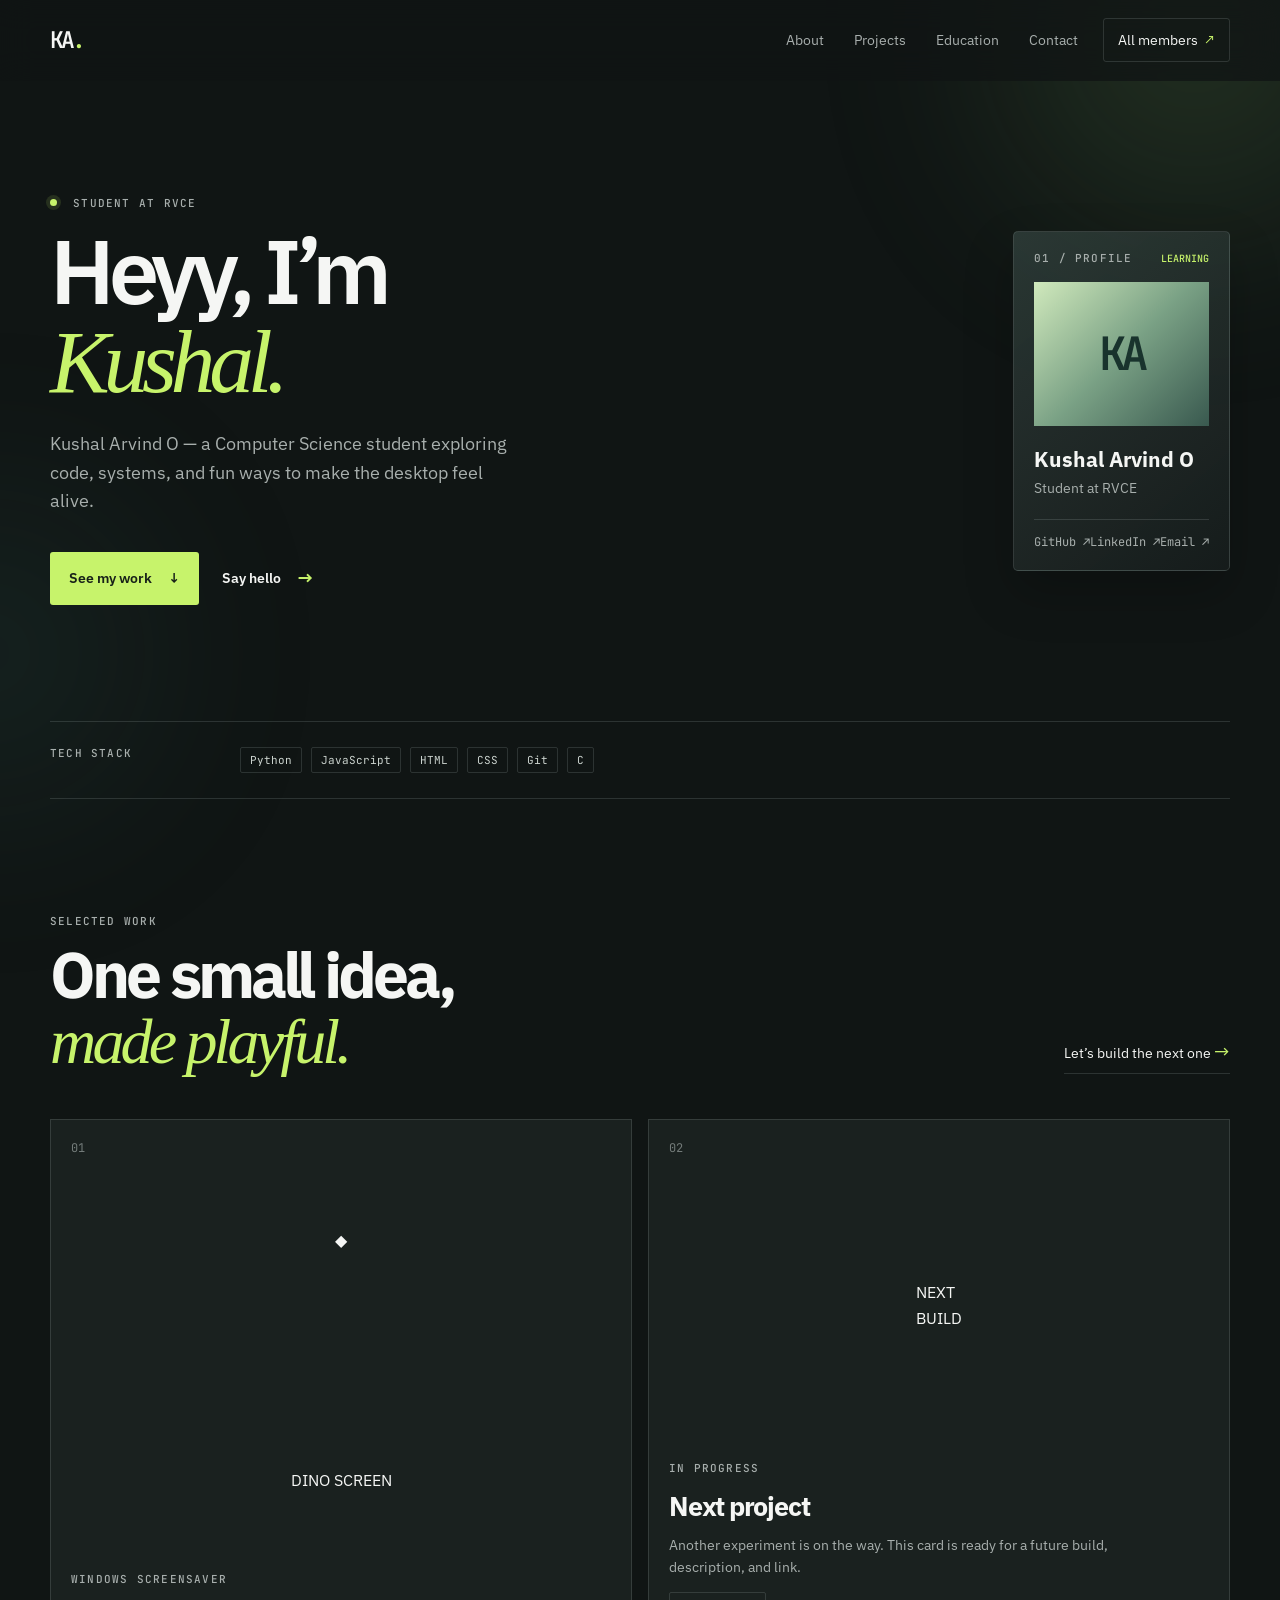
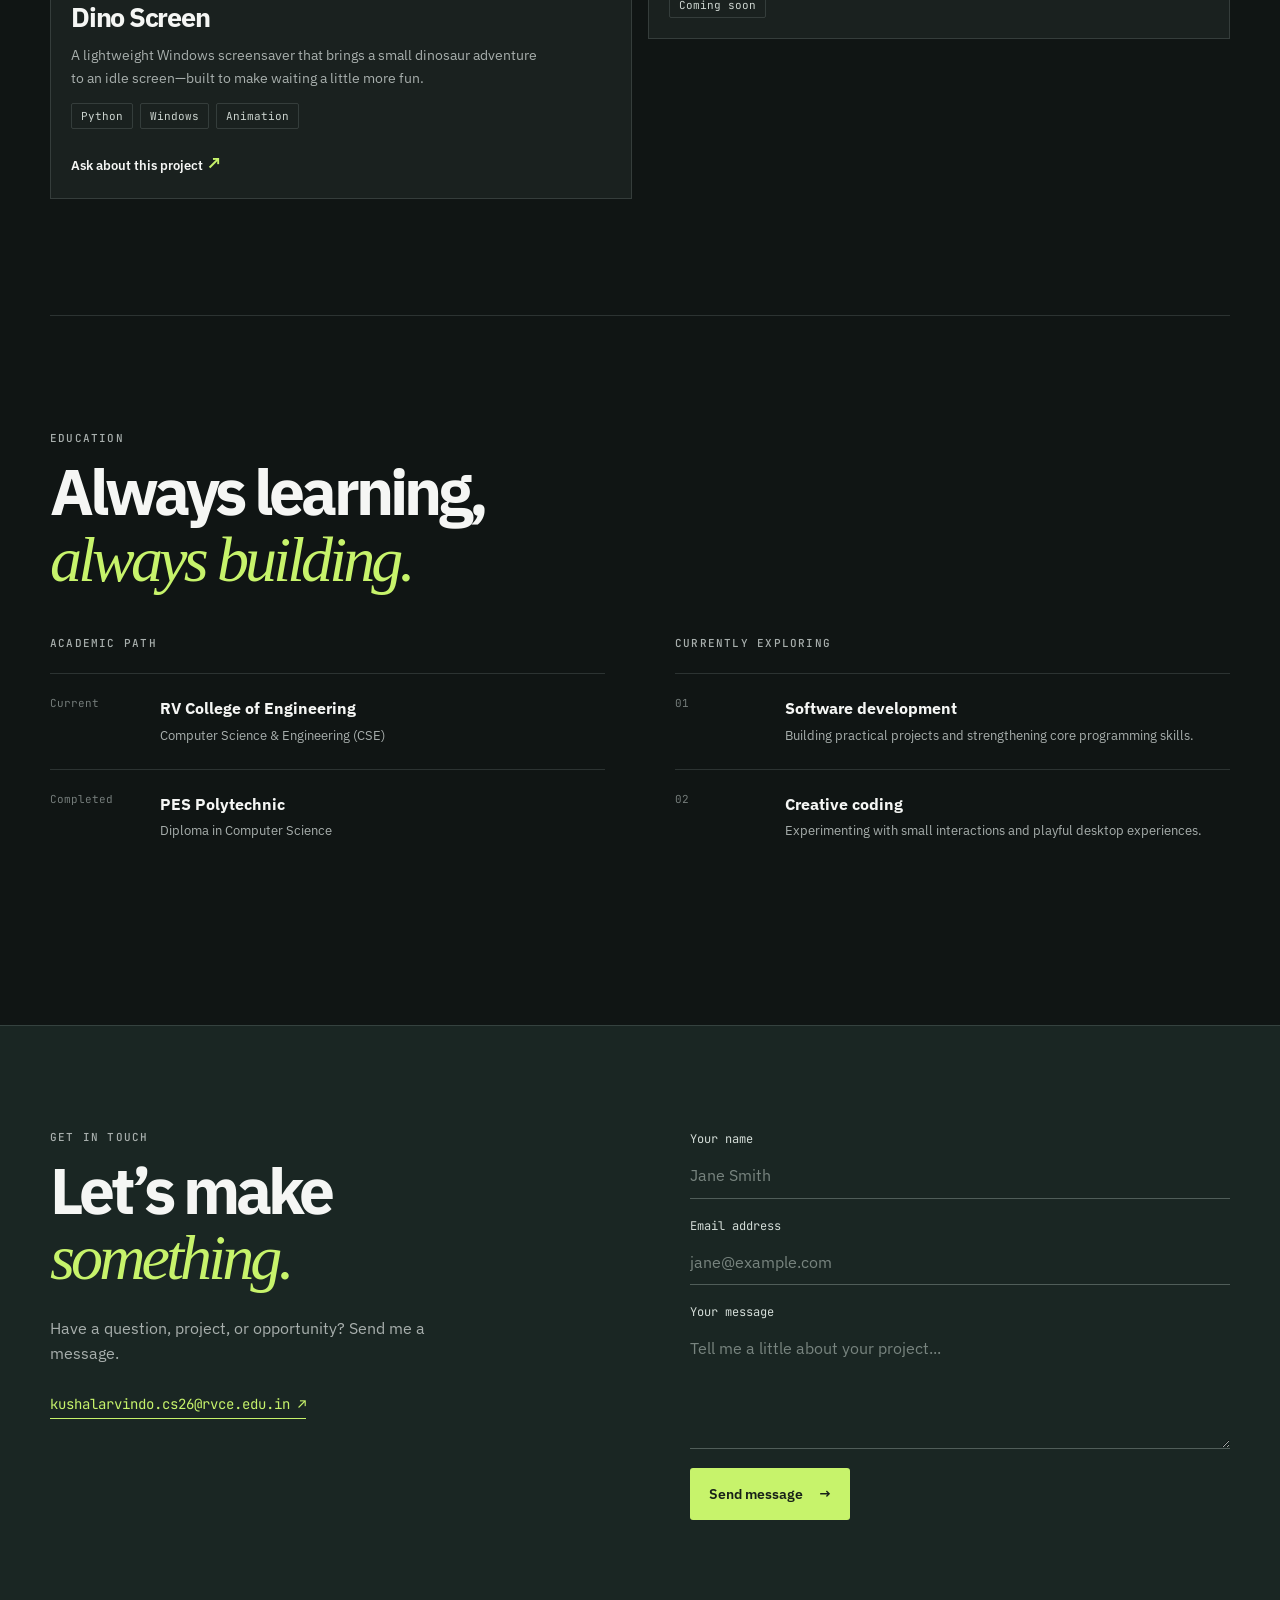
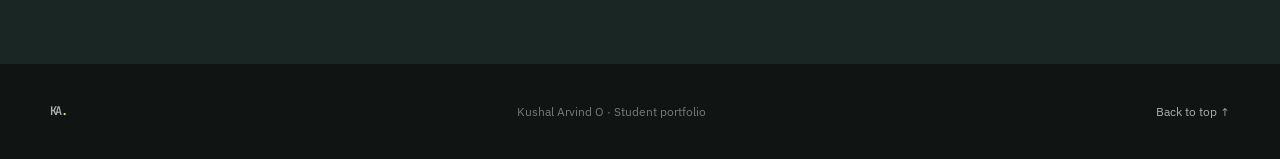
<file: kushal.html>
<!DOCTYPE html>
<html lang="en"><head><meta charset="UTF-8" /><meta name="viewport" content="width=device-width, initial-scale=1.0" /><meta name="description" content="Kushal Arvind O — student at RVCE and developer portfolio." /><title>Kushal Arvind O — Portfolio</title><link rel="preconnect" href="https://fonts.googleapis.com" /><link rel="preconnect" href="https://fonts.gstatic.com" crossorigin /><link href="https://fonts.googleapis.com/css2?family=IBM+Plex+Sans:wght@400;500;600;700&family=JetBrains+Mono:wght@400;500;600&display=swap" rel="stylesheet" /><link rel="stylesheet" href="style.css" /></head>
<body><div class="ambient ambient-one" aria-hidden="true"></div><div class="ambient ambient-two" aria-hidden="true"></div>
  <!-- Kushal profile navigation -->
  <header class="site-header"><nav class="nav container" aria-label="Main navigation"><a class="brand" href="index.html" aria-label="Return to team portfolio">KA<span>.</span></a><button class="menu-toggle" aria-label="Open navigation menu" aria-expanded="false" aria-controls="nav-links"><span></span><span></span></button><div class="nav-links" id="nav-links"><a href="#about">About</a><a href="#projects">Projects</a><a href="#journey">Education</a><a href="#contact">Contact</a></div><a class="nav-cta" href="index.html">All members <span aria-hidden="true">↗</span></a></nav></header>
  <main id="home"><section class="hero container section"><div class="hero-copy reveal"><p class="eyebrow"><span class="status-dot"></span> Student at RVCE</p><h1>Heyy, I’m<br /><em>Kushal.</em></h1><p class="hero-intro">Kushal Arvind O — a Computer Science student exploring code, systems, and fun ways to make the desktop feel alive.</p><div class="hero-actions"><a class="button button-primary" href="#projects">See my work <span aria-hidden="true">↓</span></a><a class="button button-text" href="#contact">Say hello <span aria-hidden="true">→</span></a></div></div><aside class="profile-card reveal" aria-label="Kushal Arvind O profile"><div class="profile-card-top"><span class="code-label">01 / PROFILE</span><span class="online">LEARNING</span></div><div class="avatar kushal-avatar" aria-label="Default profile avatar">KA</div><div><h2>Kushal Arvind O</h2><p>Student at RVCE</p></div><div class="profile-socials"><a href="https://github.com/kushal-03" target="_blank" rel="noreferrer">GitHub <span aria-hidden="true">↗</span></a><a href="https://www.linkedin.com/" target="_blank" rel="noreferrer">LinkedIn <span aria-hidden="true">↗</span></a><a href="mailto:kushalarvindo.cs26@rvce.edu.in">Email <span aria-hidden="true">↗</span></a></div></aside></section>
    <!-- Skills / technology badges -->
    <section class="container skills-strip reveal" id="about" aria-labelledby="skills-title"><p class="section-label" id="skills-title">Tech stack</p><div class="skill-list"><span>Python</span><span>JavaScript</span><span>HTML</span><span>CSS</span><span>Git</span><span>C</span></div></section>
    <!-- Project showcase -->
    <section class="container section projects" id="projects" aria-labelledby="projects-title"><div class="section-heading reveal"><div><p class="eyebrow">Selected work</p><h2 id="projects-title">One small idea,<br /><em>made playful.</em></h2></div><a class="text-link" href="#contact">Let’s build the next one <span aria-hidden="true">→</span></a></div><div class="project-grid kushal-project-grid"><article class="project-card feature reveal"><div class="project-number">01</div><div class="project-visual visual-dino" aria-hidden="true"><div class="dino">◆</div><div class="dino-ground"></div><span>DINO SCREEN</span></div><div class="project-content"><p class="project-type">Windows screensaver</p><h3>Dino Screen</h3><p>A lightweight Windows screensaver that brings a small dinosaur adventure to an idle screen—built to make waiting a little more fun.</p><div class="tags"><span>Python</span><span>Windows</span><span>Animation</span></div><a href="#contact" class="project-link">Ask about this project <span aria-hidden="true">↗</span></a></div></article><article class="project-card project-placeholder reveal"><div class="project-number">02</div><div class="project-visual visual-placeholder" aria-hidden="true"><span>NEXT<br />BUILD</span></div><div class="project-content"><p class="project-type">In progress</p><h3>Next project</h3><p>Another experiment is on the way. This card is ready for a future build, description, and link.</p><div class="tags"><span>Coming soon</span></div></div></article></div></section>
    <!-- Education and experience -->
    <section class="container section journey" id="journey" aria-labelledby="journey-title"><div class="section-heading reveal"><div><p class="eyebrow">Education</p><h2 id="journey-title">Always learning,<br /><em>always building.</em></h2></div></div><div class="journey-grid reveal"><div><p class="section-label">Academic path</p><ol class="timeline"><li><span>Current</span><div><h3>RV College of Engineering</h3><p>Computer Science & Engineering (CSE)</p></div></li><li><span>Completed</span><div><h3>PES Polytechnic</h3><p>Diploma in Computer Science</p></div></li></ol></div><div><p class="section-label">Currently exploring</p><ol class="timeline"><li><span>01</span><div><h3>Software development</h3><p>Building practical projects and strengthening core programming skills.</p></div></li><li><span>02</span><div><h3>Creative coding</h3><p>Experimenting with small interactions and playful desktop experiences.</p></div></li></ol></div></div></section>
    <!-- Contact form -->
    <section class="contact-section" id="contact"><div class="container contact-grid"><div class="reveal"><p class="eyebrow">Get in touch</p><h2>Let’s make<br /><em>something.</em></h2><p class="contact-copy">Have a question, project, or opportunity? Send me a message.</p><a class="email-link" href="mailto:kushalarvindo.cs26@rvce.edu.in">kushalarvindo.cs26@rvce.edu.in <span aria-hidden="true">↗</span></a></div><form class="contact-form reveal" id="contact-form" novalidate><div class="field"><label for="name">Your name</label><input id="name" name="name" type="text" placeholder="Jane Smith" required /></div><div class="field"><label for="email">Email address</label><input id="email" name="email" type="email" placeholder="jane@example.com" required /></div><div class="field"><label for="message">Your message</label><textarea id="message" name="message" rows="4" placeholder="Tell me a little about your project..." required></textarea></div><button class="button button-primary" type="submit">Send message <span aria-hidden="true">→</span></button><p class="form-message" id="form-message" aria-live="polite"></p></form></div></section>
  </main><footer class="footer container"><a class="brand" href="index.html">KA<span>.</span></a><p>Kushal Arvind O · Student portfolio</p><a href="#home">Back to top ↑</a></footer><script src="script.js"></script></body></html>
</file>
<file: style.css>
/* ---------- Design tokens / global ---------- */
:root { --ink:#f5f6f4; --muted:#a8afad; --dim:#747c7a; --bg:#101514; --surface:rgba(30,38,36,.74); --line:rgba(220,235,229,.14); --lime:#c7f36b; --serif:Georgia, 'Times New Roman', serif; --sans:'IBM Plex Sans',Arial,sans-serif; --mono:'JetBrains Mono',monospace; --max:1180px; }
*{box-sizing:border-box} html{scroll-behavior:smooth} body{margin:0;background:var(--bg);color:var(--ink);font:400 16px/1.6 var(--sans);overflow-x:hidden}.container{width:min(calc(100% - 48px),var(--max));margin:auto}.section{padding:116px 0}.ambient{position:fixed;border-radius:999px;filter:blur(110px);opacity:.17;pointer-events:none;z-index:-1}.ambient-one{width:370px;height:370px;background:#7fbd6a;top:-150px;right:-100px}.ambient-two{width:280px;height:280px;background:#407e73;left:-150px;top:57%}a{color:inherit;text-decoration:none}button,input,textarea{font:inherit}.eyebrow,.section-label,.code-label,.project-type{font:500 11px/1.2 var(--mono);letter-spacing:.11em;text-transform:uppercase;color:var(--muted)}
/* ---------- Navigation ---------- */
.site-header{position:sticky;top:0;z-index:10;background:rgba(16,21,20,.76);backdrop-filter:blur(16px);border-bottom:1px solid transparent}.nav{height:80px;display:flex;align-items:center;justify-content:space-between;gap:25px}.brand{font:600 23px var(--mono);letter-spacing:-.13em}.brand span{color:var(--lime)}.nav-links{display:flex;gap:30px;margin-left:auto}.nav-links a,.nav-cta,.footer a{font-size:14px;color:var(--muted);transition:color .2s}.nav-links a:hover,.footer a:hover{color:var(--ink)}.nav-cta{color:var(--ink);border:1px solid var(--line);padding:10px 14px;border-radius:3px}.nav-cta span{color:var(--lime);margin-left:3px}.menu-toggle{display:none;background:none;border:0;color:var(--ink)}
/* ---------- Hero / profile ---------- */
.hero{min-height:620px;display:grid;grid-template-columns:1.28fr .72fr;align-items:center;gap:90px}.status-dot{display:inline-block;width:7px;height:7px;margin:0 8px 1px 0;border-radius:50%;background:var(--lime);box-shadow:0 0 0 4px rgba(199,243,107,.12)}h1,h2,h3,p{margin-top:0}h1{margin:17px 0 24px;font-size:clamp(3rem,7vw,6.2rem);line-height:.98;letter-spacing:-.07em;font-weight:600}h1 em,h2 em{font-family:var(--serif);font-weight:400;color:var(--lime)}.hero-intro{max-width:480px;color:var(--muted);font-size:18px}.hero-actions{display:flex;align-items:center;gap:23px;margin-top:36px}.button{display:inline-flex;align-items:center;gap:16px;border:0;cursor:pointer;font-weight:600;font-size:14px;transition:transform .2s,background .2s}.button:hover{transform:translateY(-2px)}.button-primary{background:var(--lime);color:#172018;padding:15px 19px;border-radius:3px}.button-text{color:var(--ink)}.button-text span,.project-link span,.text-link span{color:var(--lime);font-size:19px}.profile-card{max-width:340px;justify-self:end;padding:20px;background:linear-gradient(140deg,rgba(55,72,68,.66),rgba(25,31,30,.7));border:1px solid var(--line);border-radius:5px;box-shadow:0 22px 50px rgba(0,0,0,.22)}.profile-card-top{display:flex;justify-content:space-between}.online{font:500 10px var(--mono);color:var(--lime)}.avatar{display:grid;place-items:center;width:100%;aspect-ratio:1.22;margin:17px 0;background:linear-gradient(135deg,#d0e9bc,#7aa185 50%,#39594f);font:600 46px var(--mono);color:#19332d;letter-spacing:-.13em}.profile-card h2{margin-bottom:1px;font-size:21px}.profile-card p{margin-bottom:19px;color:var(--muted);font-size:14px}.profile-socials{display:flex;justify-content:space-between;border-top:1px solid var(--line);padding-top:14px}.profile-socials a{font:12px var(--mono);color:var(--muted)}.profile-socials a:hover{color:var(--lime)}
/* ---------- Skills ---------- */
.skills-strip{display:grid;grid-template-columns:170px 1fr;align-items:start;gap:20px;padding:25px 0;border-top:1px solid var(--line);border-bottom:1px solid var(--line)}.skill-list{display:flex;flex-wrap:wrap;gap:9px}.skill-list span,.tags span{padding:5px 9px;border:1px solid var(--line);border-radius:2px;font:11px var(--mono);color:#ccd4cf}
/* ---------- Projects ---------- */
.section-heading{display:flex;justify-content:space-between;align-items:end;margin-bottom:45px}.section-heading h2,.contact-section h2{font-size:clamp(2.5rem,5vw,4.45rem);line-height:1.02;letter-spacing:-.06em;margin:14px 0 0}.text-link{font-size:14px;border-bottom:1px solid var(--line);padding-bottom:7px}.project-grid{display:grid;grid-template-columns:1fr 1fr;gap:16px}.project-card{position:relative;min-height:520px;padding:20px;display:flex;flex-direction:column;background:var(--surface);border:1px solid var(--line);overflow:hidden}.project-card.feature{grid-row:span 2;min-height:680px}.project-number{font:12px var(--mono);color:var(--dim)}.project-visual{display:grid;place-items:center;flex:1;margin:18px 0 25px;border-radius:2px}.visual-orbit{background:#b9dd8c;color:#183326}.visual-orbit>span{position:absolute;font:600 clamp(3rem,7vw,5rem) var(--mono);letter-spacing:-.13em}.orbit{width:190px;aspect-ratio:1;border:1px solid rgba(17,51,33,.38);border-radius:50%;position:relative;z-index:1}.orbit:after,.orbit:before{content:'';position:absolute;border:1px solid rgba(17,51,33,.38);border-radius:50%;inset:24px}.orbit:before{inset:48px}.orbit i,.orbit b{position:absolute;border-radius:50%;background:#37654d}.orbit i{width:14px;height:14px;top:-7px;left:50%}.orbit b{width:8px;height:8px;right:26px;bottom:20px}.visual-frame{background:#d8d0c5}.frame-window{width:70%;height:70%;padding:12px;background:#23342e;border:4px solid #90af8d}.frame-window span{display:inline-block;width:6px;height:6px;margin-right:4px;border-radius:50%;background:#b9dd8c}.frame-window div{height:60%;margin-top:16px;border-top:1px solid #8bab82;background:linear-gradient(90deg,transparent 35%,#86a480 35% 37%,transparent 37%),linear-gradient(#527158 1px,transparent 1px);background-size:auto,100% 12px}.visual-pulse{background:#315b51;position:relative;overflow:hidden}.visual-pulse span{font:12px var(--mono);letter-spacing:.1em;color:#c8e9d4;z-index:1}.pulse-line{width:140%;height:2px;position:absolute;top:50%;background:linear-gradient(90deg,transparent 5%,#c7f36b 5% 14%,transparent 14% 21%,#c7f36b 21% 23%,transparent 23% 35%,#c7f36b 35% 52%,transparent 52%);transform:rotate(-8deg)}.project-content{max-width:480px}.project-type{margin-bottom:9px}.project-card h3{font-size:27px;letter-spacing:-.045em;margin-bottom:6px}.project-card p:not(.project-type){color:var(--muted);font-size:14px;margin-bottom:14px}.tags{display:flex;gap:7px;flex-wrap:wrap}.project-link{display:inline-block;margin-top:19px;font-size:13px;font-weight:600}
/* ---------- Journey ---------- */
.journey{border-top:1px solid var(--line)}.journey-grid{display:grid;grid-template-columns:1fr 1fr;gap:70px}.timeline{list-style:none;padding:0;margin:23px 0 0}.timeline li{display:grid;grid-template-columns:100px 1fr;gap:10px;padding:22px 0;border-top:1px solid var(--line)}.timeline li>span{font:11px var(--mono);color:var(--dim)}.timeline h3{font-size:16px;margin-bottom:4px}.timeline h3 em{font-style:normal;font-weight:400;color:var(--muted)}.timeline p{color:var(--muted);font-size:13px;margin-bottom:0}
/* ---------- Contact / footer ---------- */
.contact-section{margin-top:45px;padding:105px 0;background:#1a2623;border-top:1px solid var(--line)}.contact-grid{display:grid;grid-template-columns:1fr 1fr;gap:100px}.contact-copy{max-width:385px;color:var(--muted);margin-top:25px}.email-link{display:inline-block;margin-top:12px;border-bottom:1px solid var(--lime);padding-bottom:5px;font:14px var(--mono);color:var(--lime)}.contact-form{display:grid;gap:19px}.field{display:grid;gap:7px}.field label{font:12px var(--mono);color:#d4ddd8}.field input,.field textarea{resize:vertical;border:0;border-bottom:1px solid rgba(220,235,229,.28);border-radius:0;background:transparent;color:var(--ink);padding:9px 0;outline:0}.field input::placeholder,.field textarea::placeholder{color:#78847f}.field input:focus,.field textarea:focus{border-color:var(--lime)}.contact-form .button{justify-self:start}.form-message{min-height:20px;margin:0;font-size:13px;color:var(--lime)}.footer{height:95px;display:flex;align-items:center;justify-content:space-between;gap:20px}.footer p{margin:0;color:var(--dim);font-size:12px}.footer a{font-size:12px}
/* ---------- Interaction / responsive ---------- */
:focus-visible{outline:2px solid var(--lime);outline-offset:4px}.reveal{opacity:0;transform:translateY(18px);transition:opacity .65s ease,transform .65s ease}.reveal.visible{opacity:1;transform:none}@media(max-width:760px){.container{width:min(calc(100% - 34px),var(--max))}.nav{height:68px}.menu-toggle{display:grid;gap:5px;padding:9px}.menu-toggle span{display:block;width:22px;height:1px;background:currentColor}.nav-links{display:none;position:absolute;top:68px;left:0;right:0;margin:0;padding:18px max(17px,calc((100% - var(--max))/2));background:#17201e;border-bottom:1px solid var(--line);flex-direction:column;gap:15px}.nav-links.open{display:flex}.nav-cta{margin-left:auto;font-size:12px}.hero{grid-template-columns:1fr;gap:48px;min-height:auto;padding:72px 0}.profile-card{max-width:none;justify-self:stretch}.section{padding:78px 0}.skills-strip{grid-template-columns:1fr;gap:15px}.section-heading{align-items:start;gap:20px;flex-direction:column;margin-bottom:30px}.project-grid{grid-template-columns:1fr}.project-card,.project-card.feature{min-height:490px}.project-card.feature{grid-row:auto}.journey-grid,.contact-grid{grid-template-columns:1fr;gap:50px}.contact-section{padding:78px 0}.footer{height:auto;padding:30px 0;flex-wrap:wrap}.footer p{order:3;width:100%}}@media(max-width:430px){h1{font-size:3.15rem}.hero-actions{align-items:flex-start;flex-direction:column;gap:18px}.project-card,.project-card.feature{min-height:440px;padding:16px}.visual-orbit .orbit{width:150px}.timeline li{grid-template-columns:1fr;gap:6px}.footer{align-items:flex-start;flex-direction:column}}
@media(prefers-reduced-motion:reduce){html{scroll-behavior:auto}.reveal{opacity:1;transform:none;transition:none}.button{transition:none}}

/* ---------- Team directory ---------- */
.member-grid{display:grid;grid-template-columns:repeat(3,1fr);gap:16px}
.member-card{position:relative;min-height:320px;padding:24px;display:flex;flex-direction:column;justify-content:space-between;background:var(--surface);border:1px solid var(--line);border-radius:4px;transition:transform .2s,border-color .2s,background .2s}
.member-card:hover{transform:translateY(-3px);border-color:var(--lime);background:rgba(30,38,36,.9)}
.member-index{font:12px var(--mono);color:var(--dim)}
.member-avatar{width:56px;height:56px;margin:18px 0;display:grid;place-items:center;background:linear-gradient(135deg,#d0e9bc,#7aa185 50%,#39594f);font:600 20px var(--mono);color:#19332d;border-radius:4px}
.member-content h3{font-size:24px;margin-bottom:8px;line-height:1.15}
.member-content p{color:var(--muted);font-size:14px;margin-bottom:16px}
.member-link{font:600 13px var(--sans);color:var(--lime);display:inline-flex;align-items:center;gap:4px}
.directory-note{color:var(--muted);font-size:14px}
.about-band{padding:48px 0;border-top:1px solid var(--line);border-bottom:1px solid var(--line);margin:40px auto}
@media(max-width:760px){.member-grid{grid-template-columns:1fr}}
</file>
